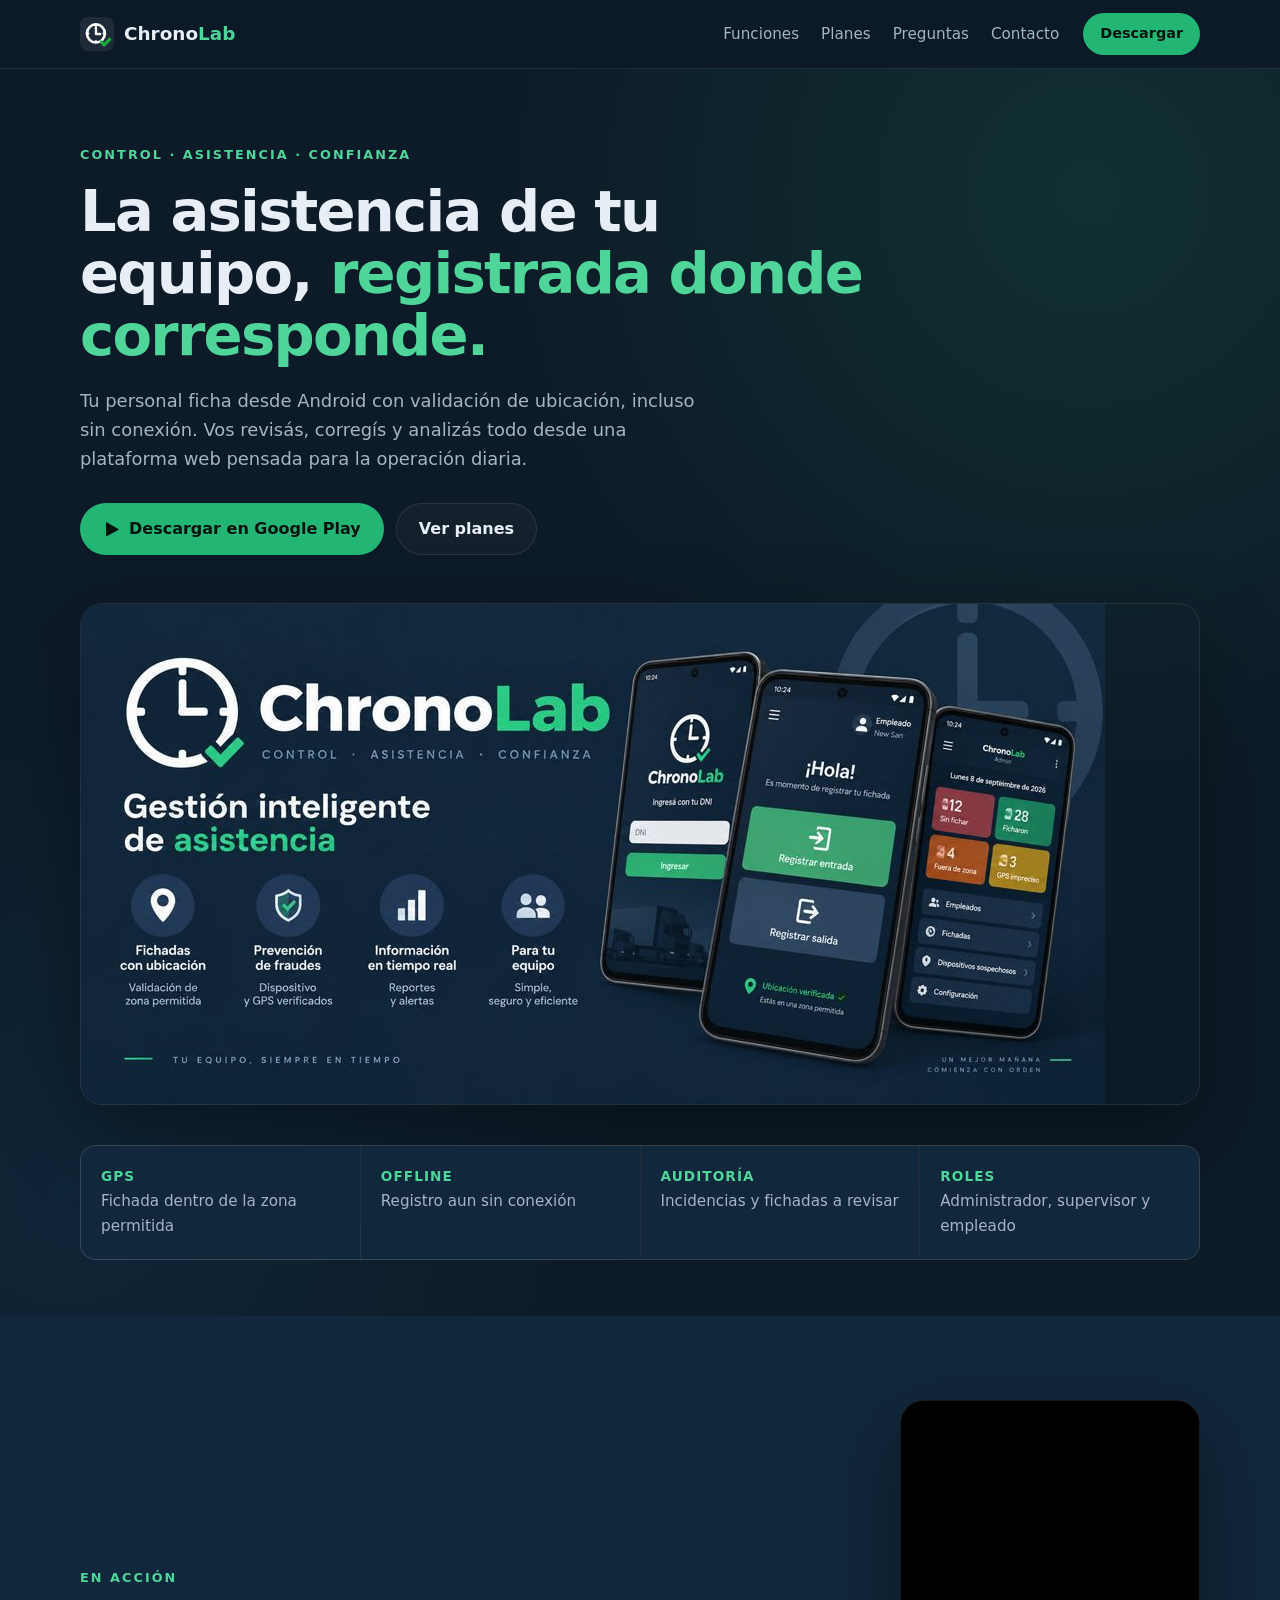
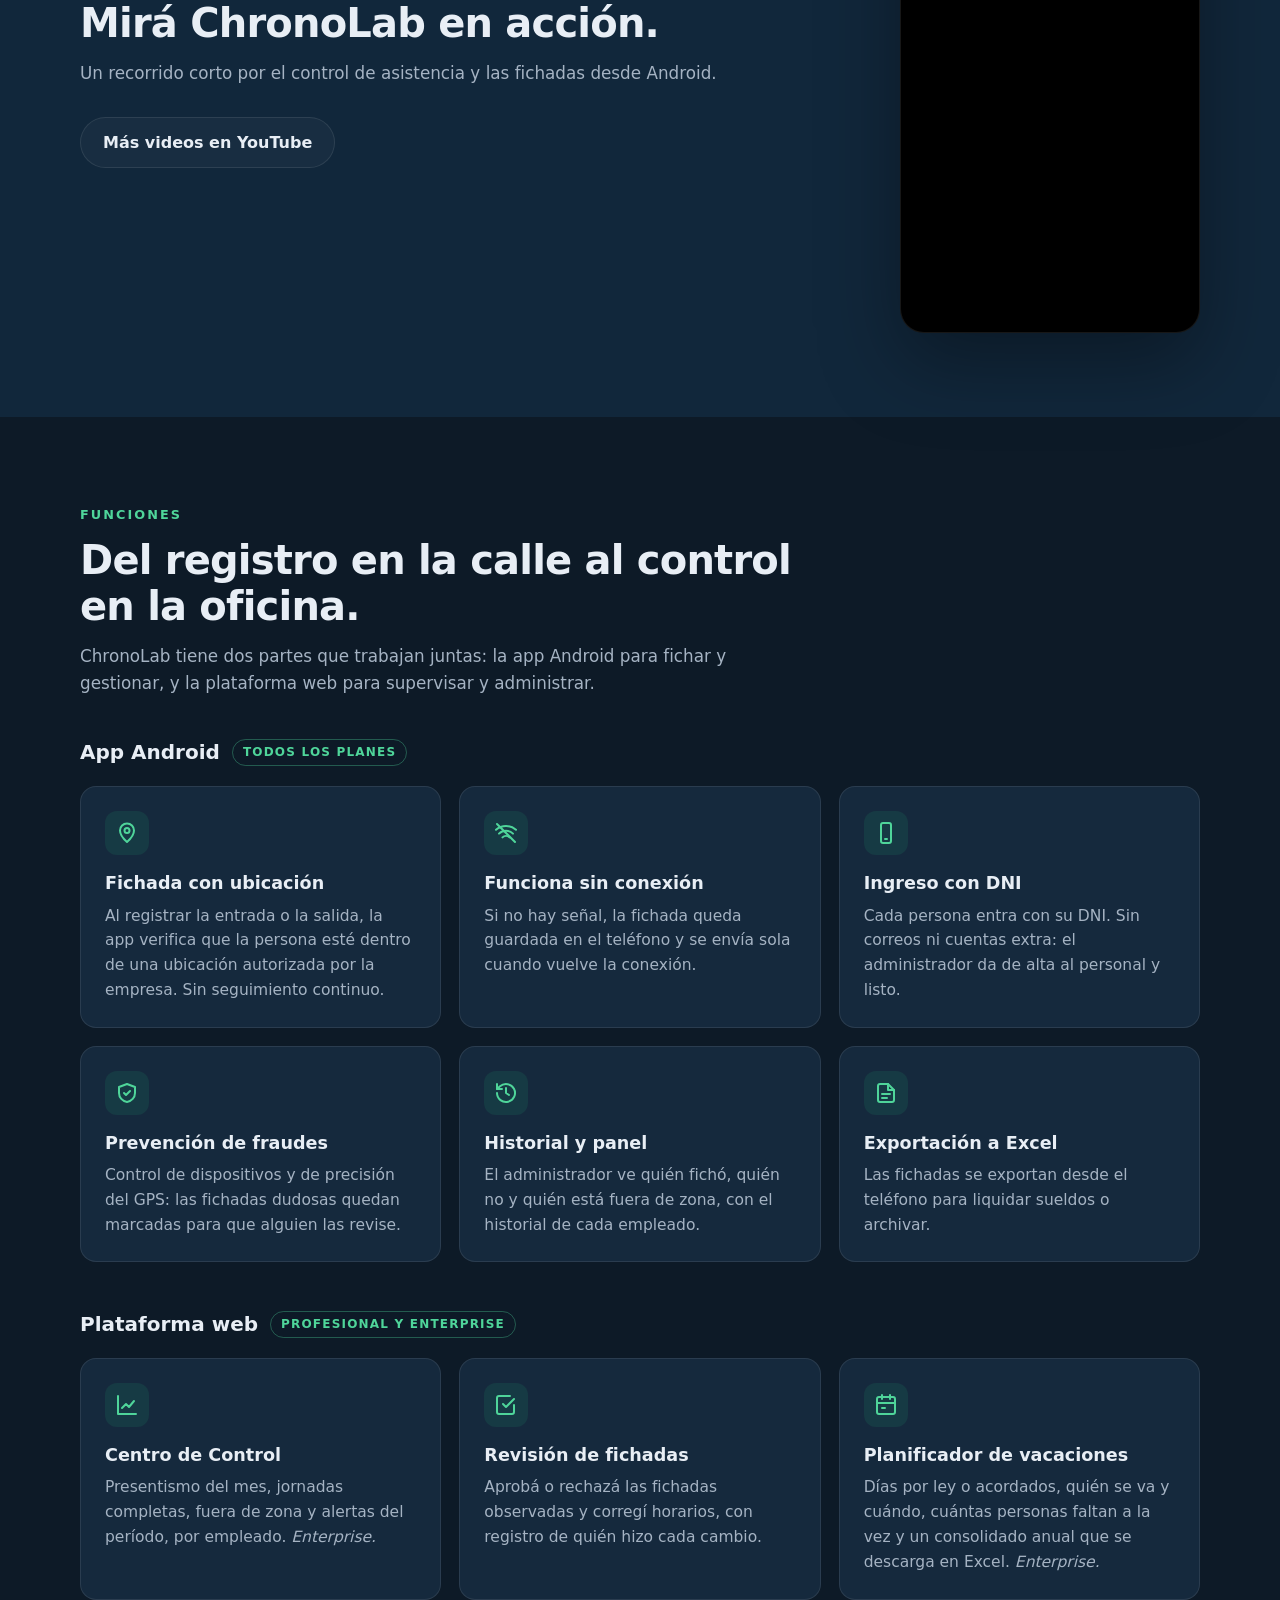
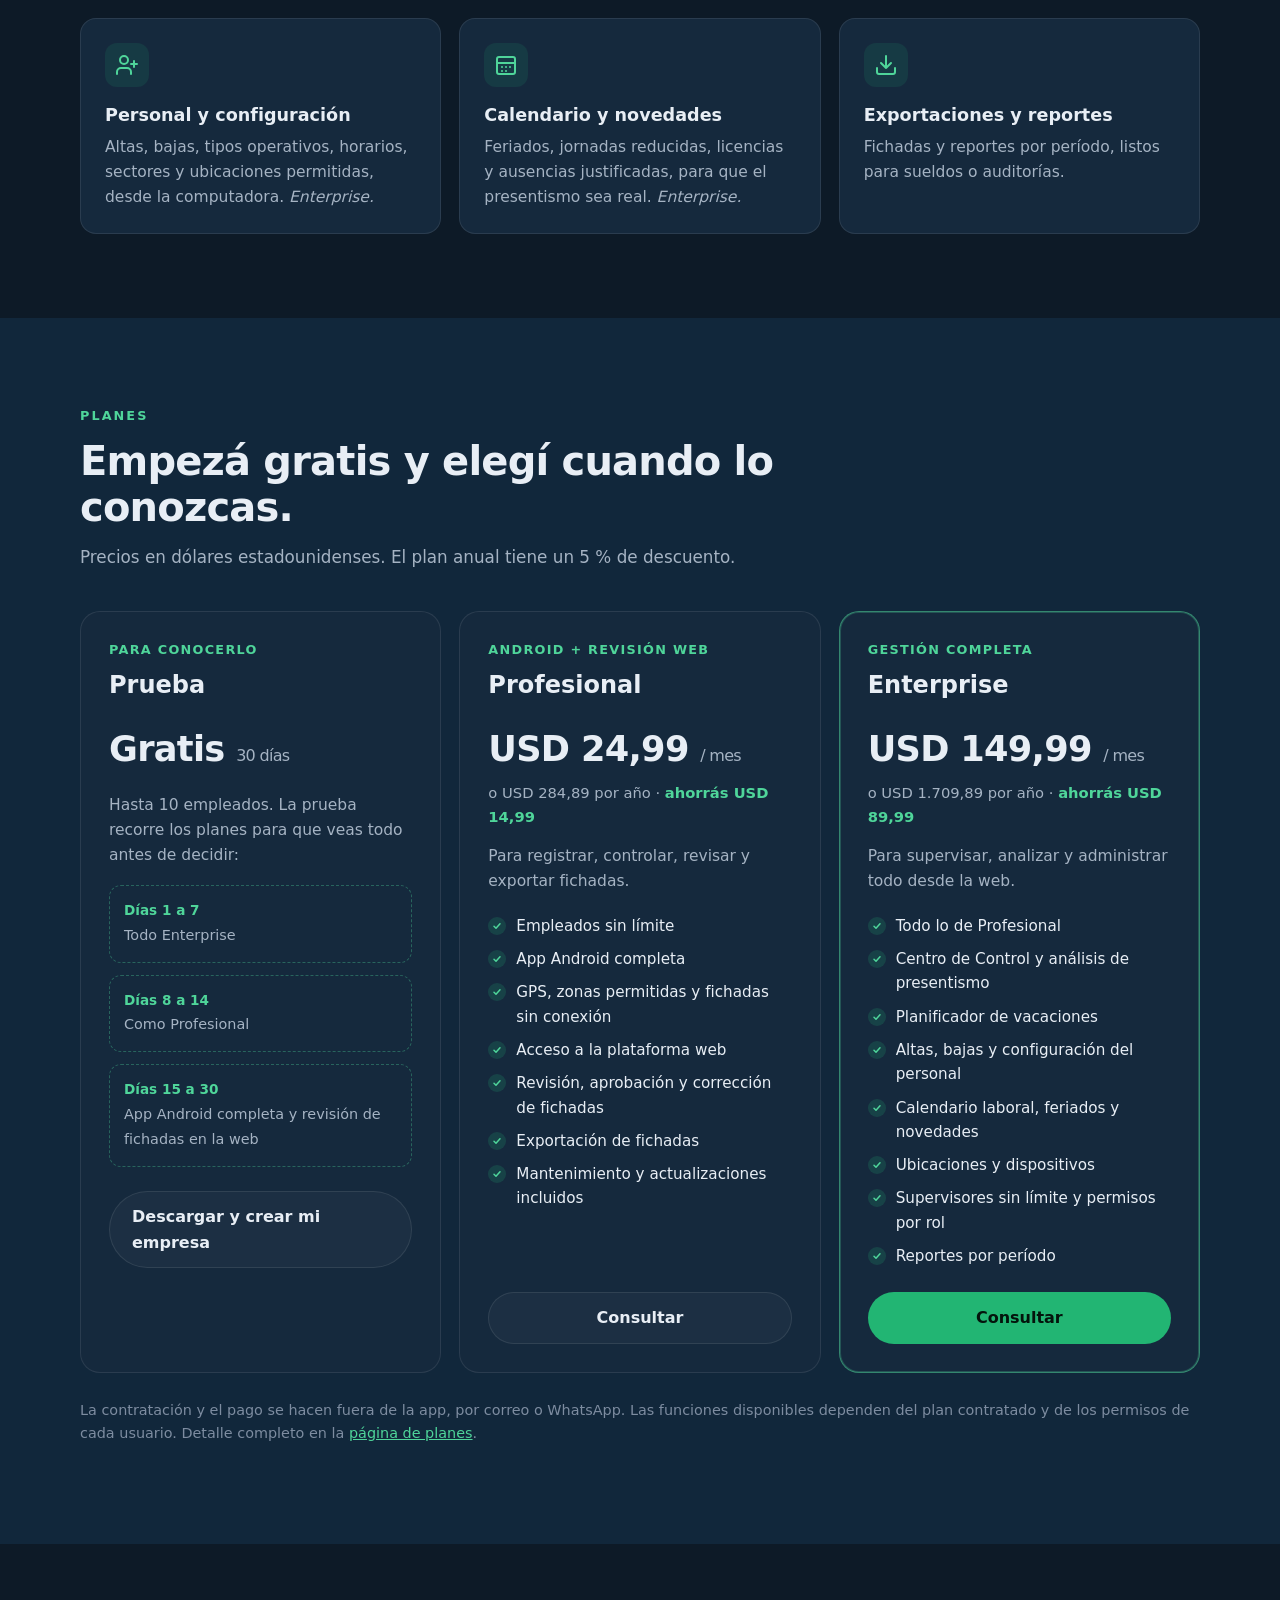
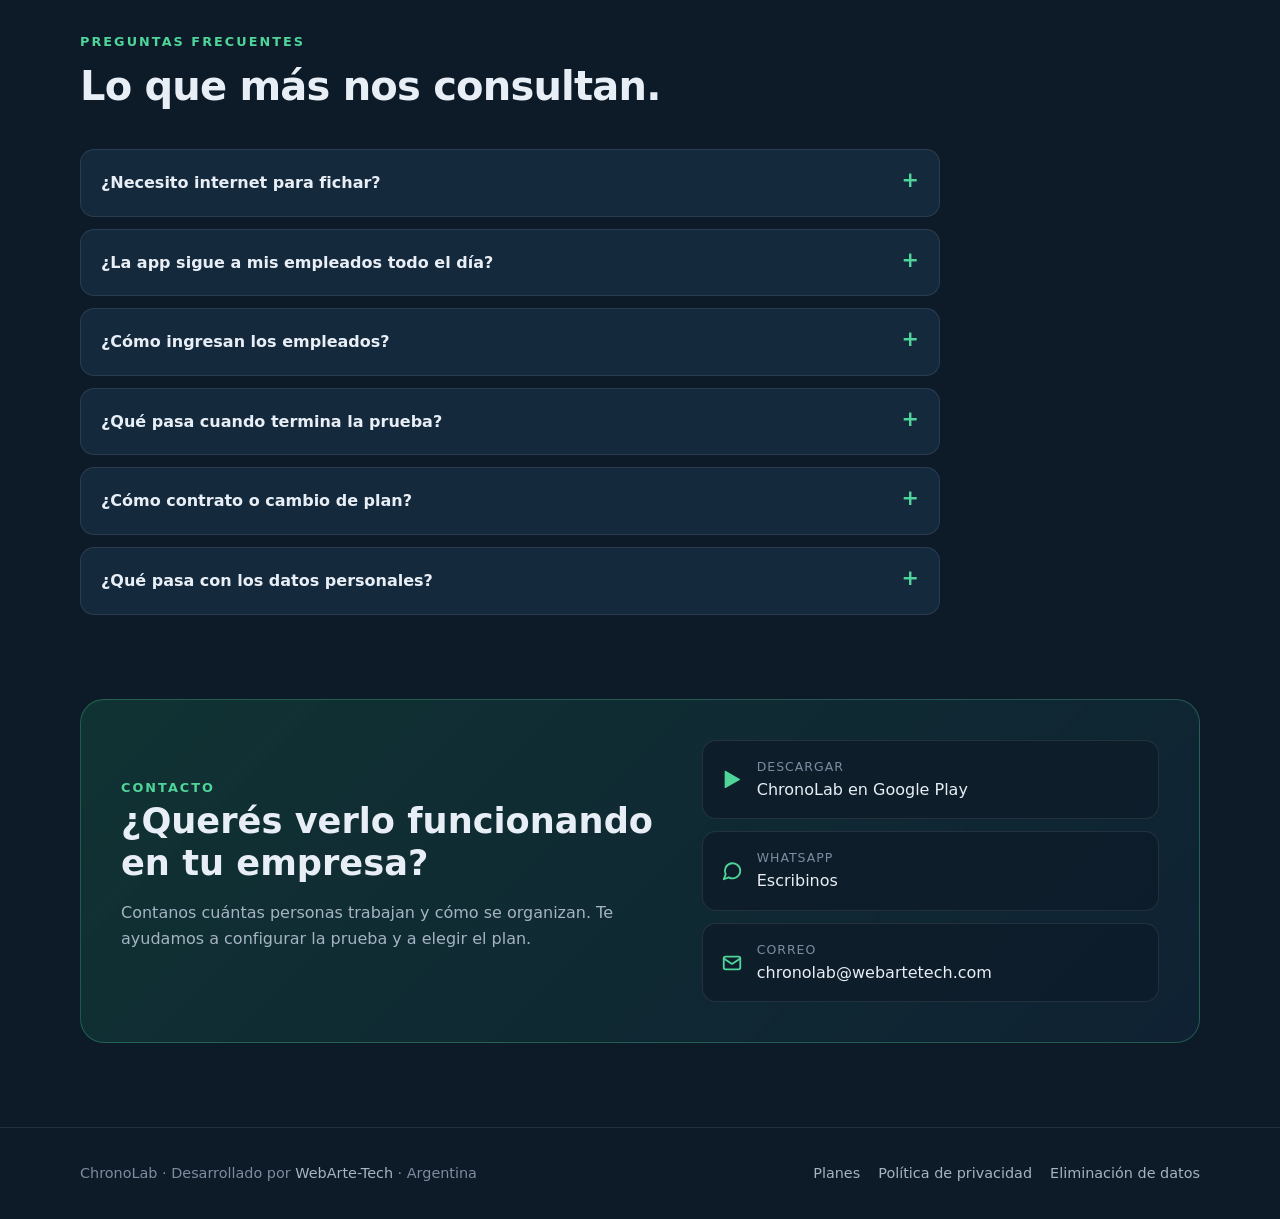
<file: index.html>
<!DOCTYPE html>
<html lang="es">
<head>
  <meta charset="UTF-8">
  <meta name="viewport" content="width=device-width, initial-scale=1.0">
  <title>ChronoLab | Control de asistencia con ubicación verificada</title>
  <meta name="description" content="ChronoLab registra la asistencia de tu personal desde Android, con validación de ubicación y fichadas sin conexión, y la gestiona desde una plataforma web. Probalo gratis 30 días.">
  <link rel="canonical" href="https://chronolab.webartetech.com/">
  <link rel="icon" type="image/svg+xml" href="logo.svg">
  <meta name="theme-color" content="#0d1a27">

  <meta property="og:type" content="website">
  <meta property="og:locale" content="es_AR">
  <meta property="og:site_name" content="ChronoLab">
  <meta property="og:url" content="https://chronolab.webartetech.com/">
  <meta property="og:title" content="ChronoLab | Control de asistencia con ubicación verificada">
  <meta property="og:description" content="Fichadas desde Android con GPS y sin conexión, y gestión del personal desde la web. Probalo gratis 30 días.">
  <meta property="og:image" content="https://chronolab.webartetech.com/img/og-chronolab.jpg">
  <meta property="og:image:width" content="1200">
  <meta property="og:image:height" content="630">
  <meta name="twitter:card" content="summary_large_image">

  <link rel="stylesheet" href="estilos.css">
</head>
<body>

<header class="barra">
  <div class="contenedor">
    <a class="marca" href="./" aria-label="ChronoLab, inicio">
      <img src="logo.svg" alt="">
      <span>Chrono<b>Lab</b></span>
    </a>
    <nav class="menu" aria-label="Secciones">
      <a href="#funciones">Funciones</a>
      <a href="#planes">Planes</a>
      <a href="#preguntas">Preguntas</a>
      <a href="#contacto">Contacto</a>
    </nav>
    <a class="boton boton-primario boton-chico" href="https://play.google.com/store/apps/details?id=com.chronolab.app" target="_blank" rel="noopener">Descargar</a>
  </div>
</header>

<main>

  <section class="portada">
    <div class="contenedor">
      <span class="etiqueta">Control · Asistencia · Confianza</span>
      <h1>La asistencia de tu equipo, <span>registrada donde corresponde.</span></h1>
      <p class="bajada">
        Tu personal ficha desde Android con validación de ubicación, incluso sin conexión.
        Vos revisás, corregís y analizás todo desde una plataforma web pensada para la operación diaria.
      </p>
      <div class="acciones">
        <a class="boton boton-primario" href="https://play.google.com/store/apps/details?id=com.chronolab.app" target="_blank" rel="noopener">
          <svg viewBox="0 0 24 24" fill="currentColor" aria-hidden="true"><path d="M4 2.8v18.4c0 .5.5.8 1 .6l15.4-8.6c.5-.3.5-1 0-1.3L5 3.1c-.5-.2-1 .1-1 .7z"/></svg>
          Descargar en Google Play
        </a>
        <a class="boton boton-secundario" href="#planes">Ver planes</a>
      </div>

      <div class="portada-imagen">
        <img src="img/chronolab-hero.jpg" width="1024" height="500" alt="ChronoLab en Android: ingreso con DNI, registro de entrada y salida con ubicación verificada, y panel del administrador.">
      </div>

      <div class="franja">
        <div><strong>GPS</strong><span>Fichada dentro de la zona permitida</span></div>
        <div><strong>OFFLINE</strong><span>Registro aun sin conexión</span></div>
        <div><strong>AUDITORÍA</strong><span>Incidencias y fichadas a revisar</span></div>
        <div><strong>ROLES</strong><span>Administrador, supervisor y empleado</span></div>
      </div>
    </div>
  </section>

  <section class="seccion seccion-alterna" id="video">
    <div class="contenedor video">
      <div class="seccion-titulo">
        <span class="etiqueta">En acción</span>
        <h2>Mirá ChronoLab en acción.</h2>
        <p>Un recorrido corto por el control de asistencia y las fichadas desde Android.</p>
        <div class="acciones">
          <a class="boton boton-secundario" href="https://www.youtube.com/@WebArte-Tech" target="_blank" rel="noopener">Más videos en YouTube</a>
        </div>
      </div>
      <div class="video-marco">
        <iframe src="https://www.youtube-nocookie.com/embed/xu3fwZUML08" title="ChronoLab | Control de asistencia y fichajes desde Android" loading="lazy"
          allow="accelerometer; autoplay; clipboard-write; encrypted-media; gyroscope; picture-in-picture; web-share"
          referrerpolicy="strict-origin-when-cross-origin" allowfullscreen></iframe>
      </div>
    </div>
  </section>

  <section class="seccion" id="funciones">
    <div class="contenedor">
      <div class="seccion-titulo">
        <span class="etiqueta">Funciones</span>
        <h2>Del registro en la calle al control en la oficina.</h2>
        <p>ChronoLab tiene dos partes que trabajan juntas: la app Android para fichar y gestionar, y la plataforma web para supervisar y administrar.</p>
      </div>

      <h3 class="subtitulo-grupo">App Android <small>TODOS LOS PLANES</small></h3>
      <div class="rejilla">
        <article class="tarjeta">
          <div class="icono"><svg viewBox="0 0 24 24" fill="none" stroke="currentColor" stroke-width="2" stroke-linecap="round" stroke-linejoin="round"><path d="M12 21s-7-6.2-7-11.5a7 7 0 0 1 14 0C19 14.8 12 21 12 21z"/><circle cx="12" cy="9.5" r="2.5"/></svg></div>
          <h3>Fichada con ubicación</h3>
          <p>Al registrar la entrada o la salida, la app verifica que la persona esté dentro de una ubicación autorizada por la empresa. Sin seguimiento continuo.</p>
        </article>
        <article class="tarjeta">
          <div class="icono"><svg viewBox="0 0 24 24" fill="none" stroke="currentColor" stroke-width="2" stroke-linecap="round" stroke-linejoin="round"><path d="M2 8.8a15 15 0 0 1 20 0M5 12.6a10 10 0 0 1 14 0M8.5 16.4a5 5 0 0 1 7 0"/><path d="M3 3l18 18"/></svg></div>
          <h3>Funciona sin conexión</h3>
          <p>Si no hay señal, la fichada queda guardada en el teléfono y se envía sola cuando vuelve la conexión.</p>
        </article>
        <article class="tarjeta">
          <div class="icono"><svg viewBox="0 0 24 24" fill="none" stroke="currentColor" stroke-width="2" stroke-linecap="round" stroke-linejoin="round"><rect x="7" y="2" width="10" height="20" rx="2"/><path d="M11 18h2"/></svg></div>
          <h3>Ingreso con DNI</h3>
          <p>Cada persona entra con su DNI. Sin correos ni cuentas extra: el administrador da de alta al personal y listo.</p>
        </article>
        <article class="tarjeta">
          <div class="icono"><svg viewBox="0 0 24 24" fill="none" stroke="currentColor" stroke-width="2" stroke-linecap="round" stroke-linejoin="round"><path d="M12 3l8 3v6c0 4.5-3.4 8.3-8 9-4.6-.7-8-4.5-8-9V6l8-3z"/><path d="M9 12l2 2 4-4"/></svg></div>
          <h3>Prevención de fraudes</h3>
          <p>Control de dispositivos y de precisión del GPS: las fichadas dudosas quedan marcadas para que alguien las revise.</p>
        </article>
        <article class="tarjeta">
          <div class="icono"><svg viewBox="0 0 24 24" fill="none" stroke="currentColor" stroke-width="2" stroke-linecap="round" stroke-linejoin="round"><path d="M3 12a9 9 0 1 0 3-6.7L3 8"/><path d="M3 3v5h5M12 7v5l3 2"/></svg></div>
          <h3>Historial y panel</h3>
          <p>El administrador ve quién fichó, quién no y quién está fuera de zona, con el historial de cada empleado.</p>
        </article>
        <article class="tarjeta">
          <div class="icono"><svg viewBox="0 0 24 24" fill="none" stroke="currentColor" stroke-width="2" stroke-linecap="round" stroke-linejoin="round"><path d="M14 3H6a2 2 0 0 0-2 2v14a2 2 0 0 0 2 2h12a2 2 0 0 0 2-2V9z"/><path d="M14 3v6h6M8 13h8M8 17h5"/></svg></div>
          <h3>Exportación a Excel</h3>
          <p>Las fichadas se exportan desde el teléfono para liquidar sueldos o archivar.</p>
        </article>
      </div>

      <h3 class="subtitulo-grupo">Plataforma web <small>PROFESIONAL Y ENTERPRISE</small></h3>
      <div class="rejilla">
        <article class="tarjeta">
          <div class="icono"><svg viewBox="0 0 24 24" fill="none" stroke="currentColor" stroke-width="2" stroke-linecap="round" stroke-linejoin="round"><path d="M3 3v18h18"/><path d="M7 15l4-4 3 3 5-6"/></svg></div>
          <h3>Centro de Control</h3>
          <p>Presentismo del mes, jornadas completas, fuera de zona y alertas del período, por empleado. <em>Enterprise.</em></p>
        </article>
        <article class="tarjeta">
          <div class="icono"><svg viewBox="0 0 24 24" fill="none" stroke="currentColor" stroke-width="2" stroke-linecap="round" stroke-linejoin="round"><path d="M9 11l3 3 8-8"/><path d="M20 12v7a2 2 0 0 1-2 2H5a2 2 0 0 1-2-2V5a2 2 0 0 1 2-2h11"/></svg></div>
          <h3>Revisión de fichadas</h3>
          <p>Aprobá o rechazá las fichadas observadas y corregí horarios, con registro de quién hizo cada cambio.</p>
        </article>
        <article class="tarjeta">
          <div class="icono"><svg viewBox="0 0 24 24" fill="none" stroke="currentColor" stroke-width="2" stroke-linecap="round" stroke-linejoin="round"><rect x="3" y="4" width="18" height="17" rx="2"/><path d="M16 2v4M8 2v4M3 10h18M8 15h3"/></svg></div>
          <h3>Planificador de vacaciones</h3>
          <p>Días por ley o acordados, quién se va y cuándo, cuántas personas faltan a la vez y un consolidado anual que se descarga en Excel. <em>Enterprise.</em></p>
        </article>
        <article class="tarjeta">
          <div class="icono"><svg viewBox="0 0 24 24" fill="none" stroke="currentColor" stroke-width="2" stroke-linecap="round" stroke-linejoin="round"><path d="M16 21v-2a4 4 0 0 0-4-4H6a4 4 0 0 0-4 4v2"/><circle cx="9" cy="7" r="4"/><path d="M19 8v6M22 11h-6"/></svg></div>
          <h3>Personal y configuración</h3>
          <p>Altas, bajas, tipos operativos, horarios, sectores y ubicaciones permitidas, desde la computadora. <em>Enterprise.</em></p>
        </article>
        <article class="tarjeta">
          <div class="icono"><svg viewBox="0 0 24 24" fill="none" stroke="currentColor" stroke-width="2" stroke-linecap="round" stroke-linejoin="round"><rect x="3" y="4" width="18" height="17" rx="2"/><path d="M3 10h18M8 14h.01M12 14h.01M16 14h.01M8 18h.01M12 18h.01"/></svg></div>
          <h3>Calendario y novedades</h3>
          <p>Feriados, jornadas reducidas, licencias y ausencias justificadas, para que el presentismo sea real. <em>Enterprise.</em></p>
        </article>
        <article class="tarjeta">
          <div class="icono"><svg viewBox="0 0 24 24" fill="none" stroke="currentColor" stroke-width="2" stroke-linecap="round" stroke-linejoin="round"><path d="M21 15v4a2 2 0 0 1-2 2H5a2 2 0 0 1-2-2v-4"/><path d="M7 10l5 5 5-5M12 15V3"/></svg></div>
          <h3>Exportaciones y reportes</h3>
          <p>Fichadas y reportes por período, listos para sueldos o auditorías.</p>
        </article>
      </div>
    </div>
  </section>

  <section class="seccion seccion-alterna" id="planes">
    <div class="contenedor">
      <div class="seccion-titulo">
        <span class="etiqueta">Planes</span>
        <h2>Empezá gratis y elegí cuando lo conozcas.</h2>
        <p>Precios en dólares estadounidenses. El plan anual tiene un 5 % de descuento.</p>
      </div>

      <div class="planes">
        <article class="plan">
          <span class="tipo">Para conocerlo</span>
          <h3>Prueba</h3>
          <p class="precio">Gratis <small>30 días</small></p>
          <p class="para">Hasta 10 empleados. La prueba recorre los planes para que veas todo antes de decidir:</p>
          <div class="etapas" style="grid-template-columns: 1fr;">
            <div class="etapa"><b>Días 1 a 7</b><span>Todo Enterprise</span></div>
            <div class="etapa"><b>Días 8 a 14</b><span>Como Profesional</span></div>
            <div class="etapa"><b>Días 15 a 30</b><span>App Android completa y revisión de fichadas en la web</span></div>
          </div>
          <a class="boton boton-secundario" style="margin-top: 24px;" href="https://play.google.com/store/apps/details?id=com.chronolab.app" target="_blank" rel="noopener">Descargar y crear mi empresa</a>
        </article>

        <article class="plan">
          <span class="tipo">Android + revisión web</span>
          <h3>Profesional</h3>
          <p class="precio">USD 24,99 <small>/ mes</small></p>
          <p class="anual">o USD 284,89 por año · <b>ahorrás USD 14,99</b></p>
          <p class="para">Para registrar, controlar, revisar y exportar fichadas.</p>
          <ul class="lista">
            <li>Empleados sin límite</li>
            <li>App Android completa</li>
            <li>GPS, zonas permitidas y fichadas sin conexión</li>
            <li>Acceso a la plataforma web</li>
            <li>Revisión, aprobación y corrección de fichadas</li>
            <li>Exportación de fichadas</li>
            <li>Mantenimiento y actualizaciones incluidos</li>
          </ul>
          <a class="boton boton-secundario" href="mailto:chronolab@webartetech.com?subject=Consulta%20ChronoLab%20-%20Plan%20Profesional">Consultar</a>
        </article>

        <article class="plan plan-destacado">
          <span class="tipo">Gestión completa</span>
          <h3>Enterprise</h3>
          <p class="precio">USD 149,99 <small>/ mes</small></p>
          <p class="anual">o USD 1.709,89 por año · <b>ahorrás USD 89,99</b></p>
          <p class="para">Para supervisar, analizar y administrar todo desde la web.</p>
          <ul class="lista">
            <li>Todo lo de Profesional</li>
            <li>Centro de Control y análisis de presentismo</li>
            <li>Planificador de vacaciones</li>
            <li>Altas, bajas y configuración del personal</li>
            <li>Calendario laboral, feriados y novedades</li>
            <li>Ubicaciones y dispositivos</li>
            <li>Supervisores sin límite y permisos por rol</li>
            <li>Reportes por período</li>
          </ul>
          <a class="boton boton-primario" href="mailto:chronolab@webartetech.com?subject=Consulta%20ChronoLab%20-%20Plan%20Enterprise">Consultar</a>
        </article>
      </div>

      <p class="nota">
        La contratación y el pago se hacen fuera de la app, por correo o WhatsApp. Las funciones disponibles dependen
        del plan contratado y de los permisos de cada usuario. Detalle completo en la <a href="planes.html">página de planes</a>.
      </p>
    </div>
  </section>

  <section class="seccion" id="preguntas">
    <div class="contenedor">
      <div class="seccion-titulo">
        <span class="etiqueta">Preguntas frecuentes</span>
        <h2>Lo que más nos consultan.</h2>
      </div>

      <div class="preguntas">
        <details>
          <summary>¿Necesito internet para fichar?</summary>
          <p>No. Si el teléfono no tiene conexión, la fichada se guarda y se envía sola cuando vuelve la señal.</p>
        </details>
        <details>
          <summary>¿La app sigue a mis empleados todo el día?</summary>
          <p>No. La ubicación se toma una sola vez, en el momento en que la persona registra la entrada o la salida, para verificar que esté dentro de una ubicación autorizada por la empresa. No hay seguimiento continuo ni en segundo plano.</p>
        </details>
        <details>
          <summary>¿Cómo ingresan los empleados?</summary>
          <p>Con su DNI. El administrador los da de alta desde la app (o desde la web, en Enterprise) y cada persona ficha desde su propio teléfono Android.</p>
        </details>
        <details>
          <summary>¿Qué pasa cuando termina la prueba?</summary>
          <p>La información de tu empresa no se borra al vencer la prueba. Para seguir usando ChronoLab, contratás un plan y continuás donde estabas.</p>
        </details>
        <details>
          <summary>¿Cómo contrato o cambio de plan?</summary>
          <p>Escribinos por correo o WhatsApp. La contratación y el pago se hacen fuera de la app, y el cambio de plan lo aplicamos nosotros.</p>
        </details>
        <details>
          <summary>¿Qué pasa con los datos personales?</summary>
          <p>Cada empresa ve solo su propia información. Podés leer la <a href="privacidad.html">política de privacidad</a> y cómo <a href="eliminacion-datos.html">solicitar la eliminación de datos</a>.</p>
        </details>
      </div>
    </div>
  </section>

  <section class="seccion" id="contacto" style="padding-top: 0;">
    <div class="contenedor">
      <div class="contacto">
        <div>
          <span class="etiqueta">Contacto</span>
          <h2>¿Querés verlo funcionando en tu empresa?</h2>
          <p>Contanos cuántas personas trabajan y cómo se organizan. Te ayudamos a configurar la prueba y a elegir el plan.</p>
        </div>
        <div class="canales">
          <a class="canal" href="https://play.google.com/store/apps/details?id=com.chronolab.app" target="_blank" rel="noopener">
            <svg viewBox="0 0 24 24" fill="currentColor" aria-hidden="true"><path d="M4 2.8v18.4c0 .5.5.8 1 .6l15.4-8.6c.5-.3.5-1 0-1.3L5 3.1c-.5-.2-1 .1-1 .7z"/></svg>
            <span><small>Descargar</small>ChronoLab en Google Play</span>
          </a>
          <a class="canal" href="https://wa.me/5491138512705?text=Hola%20WebArte-Tech%2C%20quisiera%20consultar%20por%20ChronoLab." target="_blank" rel="noopener">
            <svg viewBox="0 0 24 24" fill="none" stroke="currentColor" stroke-width="2" stroke-linecap="round" stroke-linejoin="round" aria-hidden="true"><path d="M21 11.5a8.4 8.4 0 0 1-12.5 7.4L3 21l2.1-5.3A8.4 8.4 0 1 1 21 11.5z"/></svg>
            <span><small>WhatsApp</small>Escribinos</span>
          </a>
          <a class="canal" href="mailto:chronolab@webartetech.com?subject=Consulta%20ChronoLab">
            <svg viewBox="0 0 24 24" fill="none" stroke="currentColor" stroke-width="2" stroke-linecap="round" stroke-linejoin="round" aria-hidden="true"><rect x="3" y="5" width="18" height="14" rx="2"/><path d="M3 7l9 6 9-6"/></svg>
            <span><small>Correo</small>chronolab@webartetech.com</span>
          </a>
        </div>
      </div>
    </div>
  </section>

</main>

<footer class="pie">
  <div class="contenedor">
    <span>ChronoLab · Desarrollado por <a href="https://webartetech.com/">WebArte-Tech</a> · Argentina</span>
    <nav aria-label="Legales">
      <a href="planes.html">Planes</a>
      <a href="privacidad.html">Política de privacidad</a>
      <a href="eliminacion-datos.html">Eliminación de datos</a>
    </nav>
  </div>
</footer>

</body>
</html>
</file>
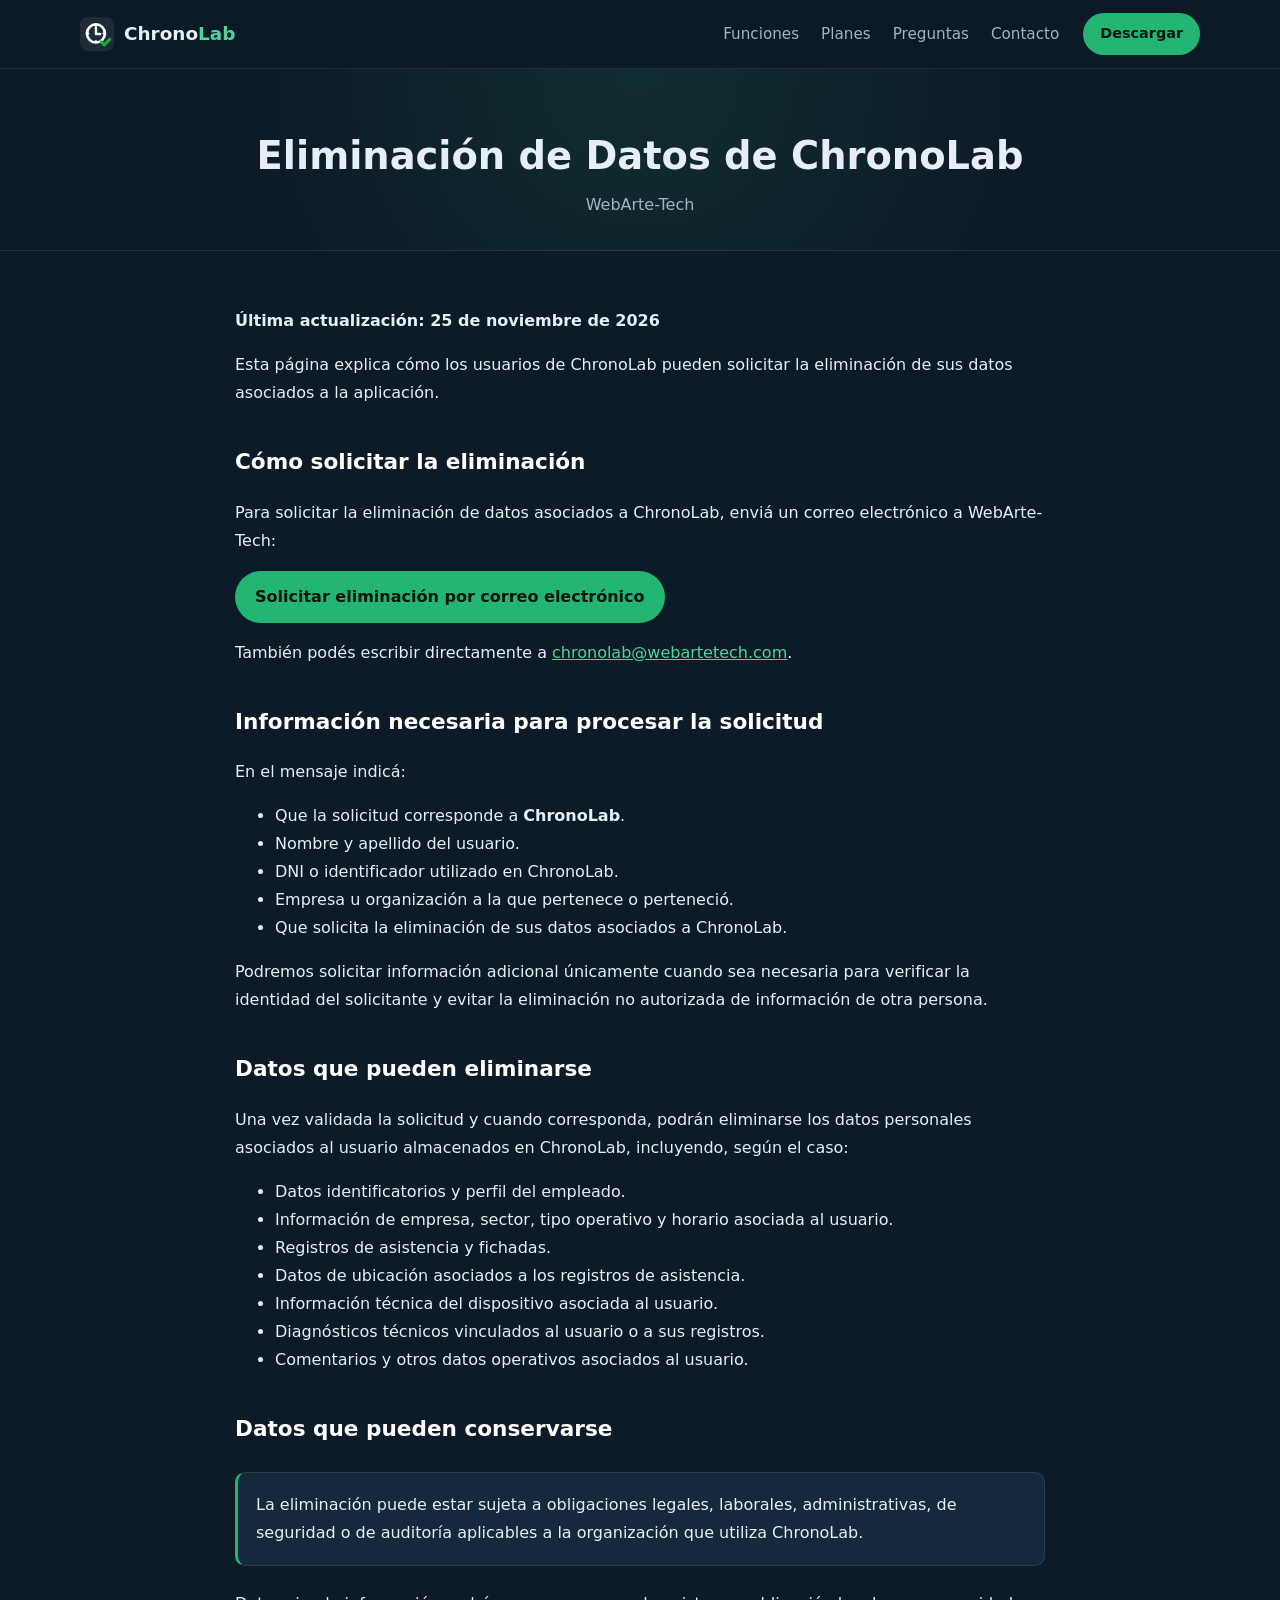
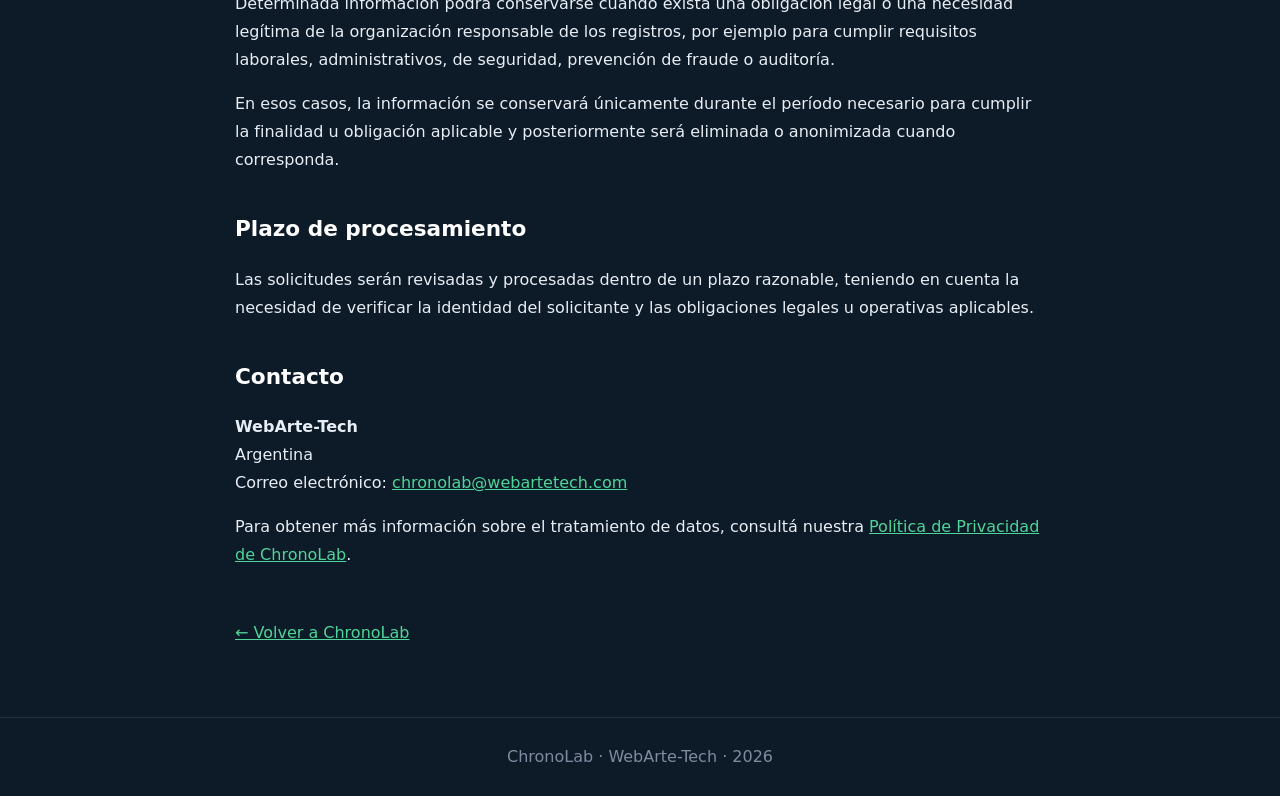
<file: eliminacion-datos.html>
<!DOCTYPE html>
<html lang="es">
<head>
  <meta charset="UTF-8">
  <meta name="viewport" content="width=device-width, initial-scale=1.0">
  <meta name="description" content="Procedimiento para solicitar la eliminación de datos de ChronoLab.">
  <title>Eliminación de Datos | ChronoLab</title>
  <link rel="icon" type="image/svg+xml" href="logo.svg">
  <link rel="stylesheet" href="estilos.css">
</head>

<body class="legal">

<header class="barra">
  <div class="contenedor">
    <a class="marca" href="./" aria-label="ChronoLab, inicio">
      <img src="logo.svg" alt="">
      <span>Chrono<b>Lab</b></span>
    </a>
    <nav class="menu" aria-label="Secciones">
      <a href="./#funciones">Funciones</a>
      <a href="planes.html">Planes</a>
      <a href="./#preguntas">Preguntas</a>
      <a href="./#contacto">Contacto</a>
    </nav>
    <a class="boton boton-primario boton-chico" href="https://play.google.com/store/apps/details?id=com.chronolab.app" target="_blank" rel="noopener">Descargar</a>
  </div>
</header>

<header>
  <h1>Eliminación de Datos de ChronoLab</h1>
  <p>WebArte-Tech</p>
</header>

<main>

  <p><strong>Última actualización: 25 de noviembre de 2026</strong></p>

  <p>
    Esta página explica cómo los usuarios de ChronoLab pueden solicitar
    la eliminación de sus datos asociados a la aplicación.
  </p>

  <h2>Cómo solicitar la eliminación</h2>

  <p>
    Para solicitar la eliminación de datos asociados a ChronoLab, enviá
    un correo electrónico a WebArte-Tech:
  </p>

  <a class="button"
     href="mailto:chronolab@webartetech.com?subject=Solicitud%20de%20eliminaci%C3%B3n%20de%20datos%20-%20ChronoLab">
    Solicitar eliminación por correo electrónico
  </a>

  <p>
    También podés escribir directamente a
    <a href="mailto:chronolab@webartetech.com">chronolab@webartetech.com</a>.
  </p>

  <h2>Información necesaria para procesar la solicitud</h2>

  <p>
    En el mensaje indicá:
  </p>

  <ul>
    <li>Que la solicitud corresponde a <strong>ChronoLab</strong>.</li>
    <li>Nombre y apellido del usuario.</li>
    <li>DNI o identificador utilizado en ChronoLab.</li>
    <li>Empresa u organización a la que pertenece o perteneció.</li>
    <li>Que solicita la eliminación de sus datos asociados a ChronoLab.</li>
  </ul>

  <p>
    Podremos solicitar información adicional únicamente cuando sea
    necesaria para verificar la identidad del solicitante y evitar la
    eliminación no autorizada de información de otra persona.
  </p>

  <h2>Datos que pueden eliminarse</h2>

  <p>
    Una vez validada la solicitud y cuando corresponda, podrán eliminarse
    los datos personales asociados al usuario almacenados en ChronoLab,
    incluyendo, según el caso:
  </p>

  <ul>
    <li>Datos identificatorios y perfil del empleado.</li>
    <li>Información de empresa, sector, tipo operativo y horario asociada al usuario.</li>
    <li>Registros de asistencia y fichadas.</li>
    <li>Datos de ubicación asociados a los registros de asistencia.</li>
    <li>Información técnica del dispositivo asociada al usuario.</li>
    <li>Diagnósticos técnicos vinculados al usuario o a sus registros.</li>
    <li>Comentarios y otros datos operativos asociados al usuario.</li>
  </ul>

  <h2>Datos que pueden conservarse</h2>

  <div class="notice">
    La eliminación puede estar sujeta a obligaciones legales, laborales,
    administrativas, de seguridad o de auditoría aplicables a la
    organización que utiliza ChronoLab.
  </div>

  <p>
    Determinada información podrá conservarse cuando exista una obligación
    legal o una necesidad legítima de la organización responsable de los
    registros, por ejemplo para cumplir requisitos laborales,
    administrativos, de seguridad, prevención de fraude o auditoría.
  </p>

  <p>
    En esos casos, la información se conservará únicamente durante el
    período necesario para cumplir la finalidad u obligación aplicable y
    posteriormente será eliminada o anonimizada cuando corresponda.
  </p>

  <h2>Plazo de procesamiento</h2>

  <p>
    Las solicitudes serán revisadas y procesadas dentro de un plazo
    razonable, teniendo en cuenta la necesidad de verificar la identidad
    del solicitante y las obligaciones legales u operativas aplicables.
  </p>

  <h2>Contacto</h2>

  <p>
    <strong>WebArte-Tech</strong><br>
    Argentina<br>
    Correo electrónico:
    <a href="mailto:chronolab@webartetech.com">chronolab@webartetech.com</a>
  </p>

  <p>
    Para obtener más información sobre el tratamiento de datos, consultá
    nuestra
    <a href="privacidad.html">Política de Privacidad de ChronoLab</a>.
  </p>

  <a class="back" href="index.html">← Volver a ChronoLab</a>

</main>

<footer>
  ChronoLab · WebArte-Tech · 2026
</footer>

</body>
</html>
</file>
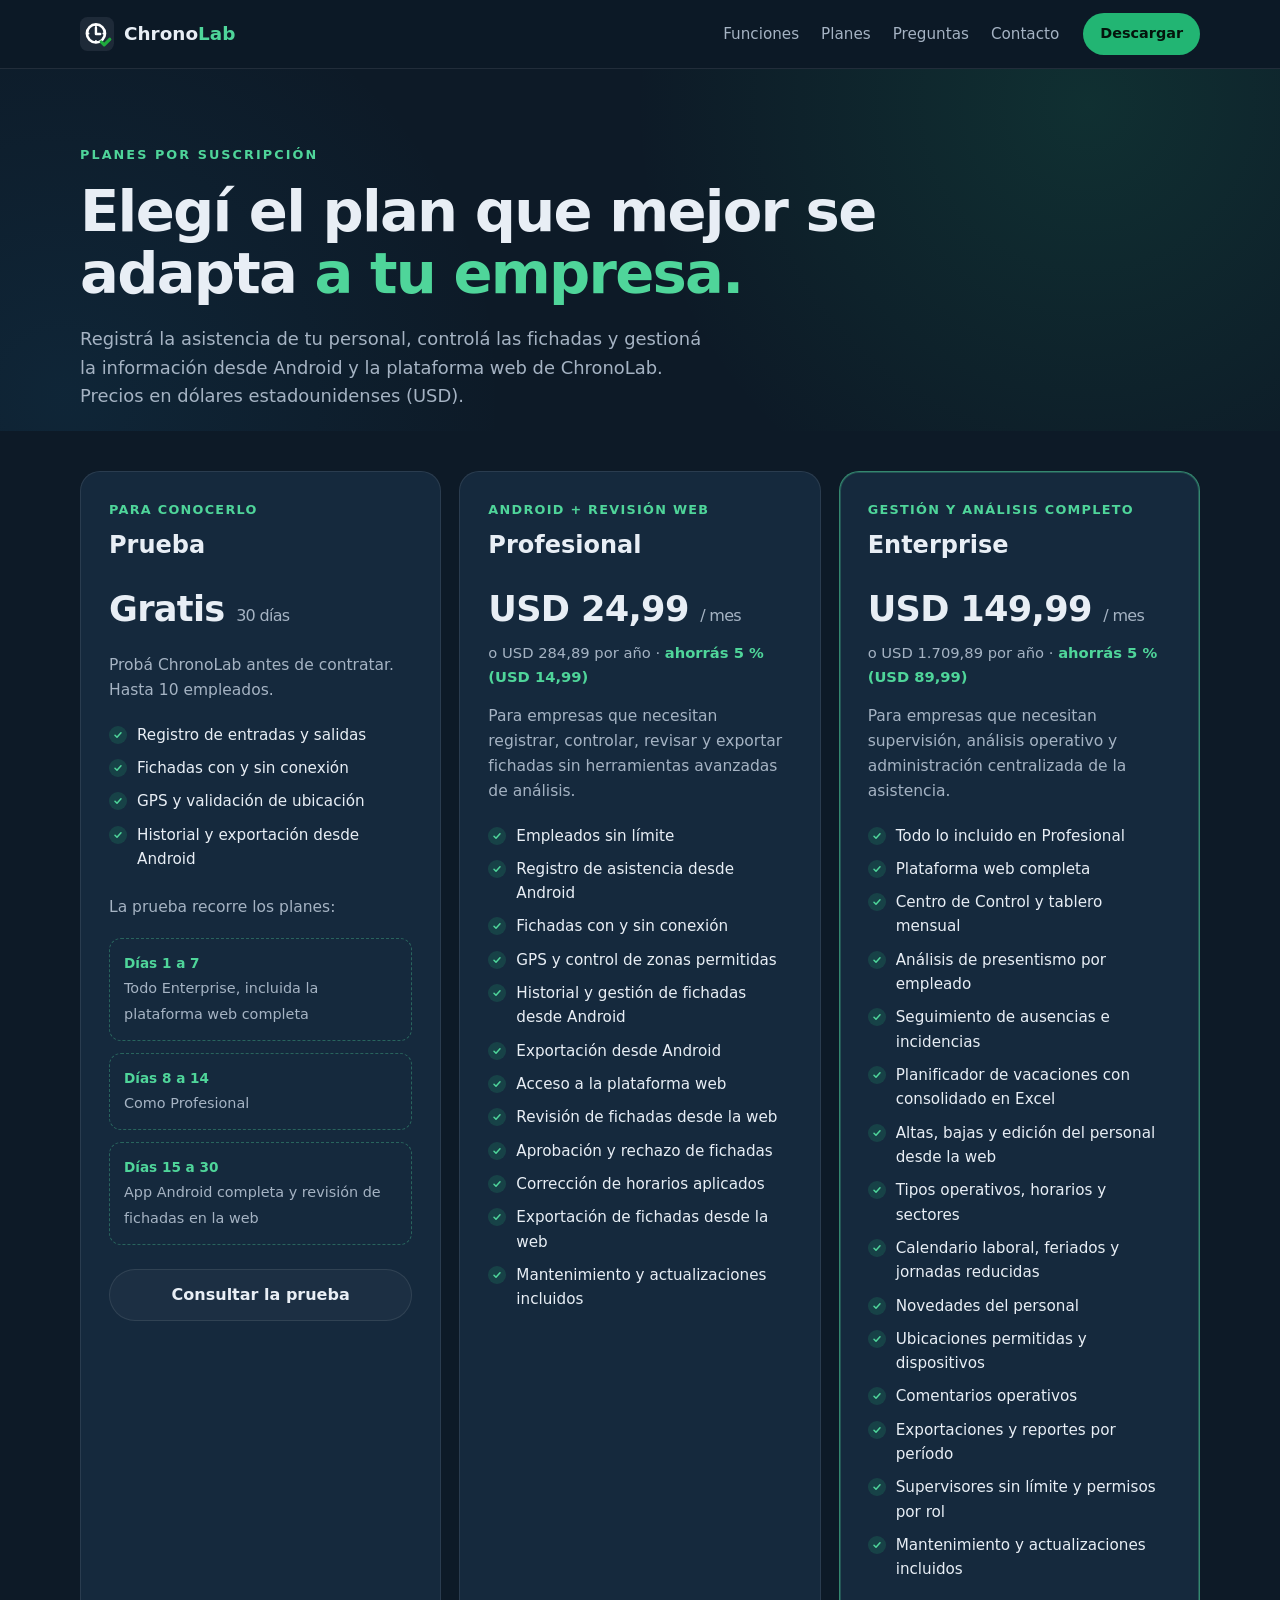
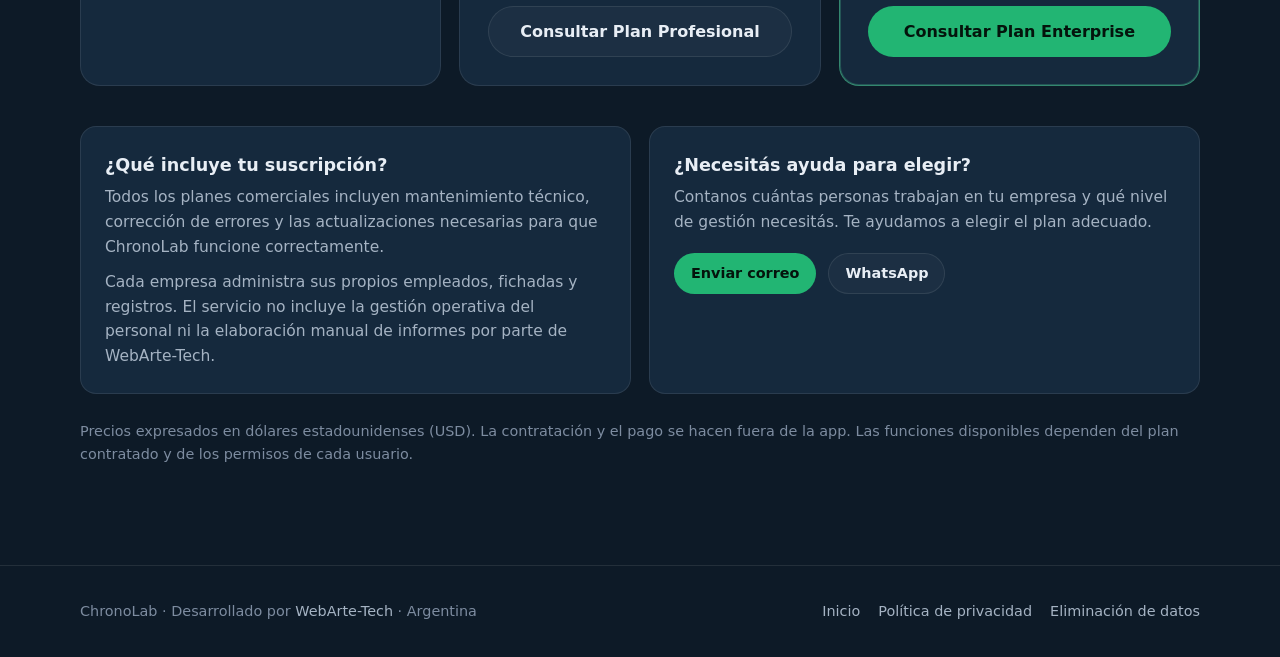
<file: planes.html>
<!DOCTYPE html>
<html lang="es">
<head>
  <meta charset="UTF-8">
  <meta name="viewport" content="width=device-width, initial-scale=1.0">
  <title>Planes | ChronoLab</title>
  <meta name="description" content="Planes de ChronoLab: prueba gratuita de 30 días, Profesional y Enterprise. Precios en USD, mensuales o anuales.">
  <link rel="canonical" href="https://chronolab.webartetech.com/planes.html">
  <link rel="icon" type="image/svg+xml" href="logo.svg">
  <meta name="theme-color" content="#0d1a27">
  <meta property="og:type" content="website">
  <meta property="og:site_name" content="ChronoLab">
  <meta property="og:title" content="Planes | ChronoLab">
  <meta property="og:description" content="Prueba gratuita de 30 días, Profesional y Enterprise.">
  <meta property="og:image" content="https://chronolab.webartetech.com/img/og-chronolab.jpg">
  <link rel="stylesheet" href="estilos.css">
</head>
<body>

<header class="barra">
  <div class="contenedor">
    <a class="marca" href="./" aria-label="ChronoLab, inicio">
      <img src="logo.svg" alt="">
      <span>Chrono<b>Lab</b></span>
    </a>
    <nav class="menu" aria-label="Secciones">
      <a href="./#funciones">Funciones</a>
      <a href="planes.html">Planes</a>
      <a href="./#preguntas">Preguntas</a>
      <a href="./#contacto">Contacto</a>
    </nav>
    <a class="boton boton-primario boton-chico" href="https://play.google.com/store/apps/details?id=com.chronolab.app" target="_blank" rel="noopener">Descargar</a>
  </div>
</header>

<main>
  <section class="portada" style="padding-bottom: 20px;">
    <div class="contenedor">
      <span class="etiqueta">Planes por suscripción</span>
      <h1>Elegí el plan que mejor se adapta <span>a tu empresa.</span></h1>
      <p class="bajada">
        Registrá la asistencia de tu personal, controlá las fichadas y gestioná la información
        desde Android y la plataforma web de ChronoLab. Precios en dólares estadounidenses (USD).
      </p>
    </div>
  </section>

  <section class="seccion" style="padding-top: 40px;">
    <div class="contenedor">
      <div class="planes">

        <article class="plan">
          <span class="tipo">Para conocerlo</span>
          <h3>Prueba</h3>
          <p class="precio">Gratis <small>30 días</small></p>
          <p class="para">Probá ChronoLab antes de contratar. Hasta 10 empleados.</p>
          <ul class="lista">
            <li>Registro de entradas y salidas</li>
            <li>Fichadas con y sin conexión</li>
            <li>GPS y validación de ubicación</li>
            <li>Historial y exportación desde Android</li>
          </ul>
          <p class="para" style="margin-top: 0;">La prueba recorre los planes:</p>
          <div class="etapas" style="grid-template-columns: 1fr;">
            <div class="etapa"><b>Días 1 a 7</b><span>Todo Enterprise, incluida la plataforma web completa</span></div>
            <div class="etapa"><b>Días 8 a 14</b><span>Como Profesional</span></div>
            <div class="etapa"><b>Días 15 a 30</b><span>App Android completa y revisión de fichadas en la web</span></div>
          </div>
          <a class="boton boton-secundario" style="margin-top: 24px;" href="mailto:chronolab@webartetech.com?subject=Consulta%20ChronoLab%20-%20Prueba">Consultar la prueba</a>
        </article>

        <article class="plan">
          <span class="tipo">Android + revisión web</span>
          <h3>Profesional</h3>
          <p class="precio">USD 24,99 <small>/ mes</small></p>
          <p class="anual">o USD 284,89 por año · <b>ahorrás 5 % (USD 14,99)</b></p>
          <p class="para">Para empresas que necesitan registrar, controlar, revisar y exportar fichadas sin herramientas avanzadas de análisis.</p>
          <ul class="lista">
            <li>Empleados sin límite</li>
            <li>Registro de asistencia desde Android</li>
            <li>Fichadas con y sin conexión</li>
            <li>GPS y control de zonas permitidas</li>
            <li>Historial y gestión de fichadas desde Android</li>
            <li>Exportación desde Android</li>
            <li>Acceso a la plataforma web</li>
            <li>Revisión de fichadas desde la web</li>
            <li>Aprobación y rechazo de fichadas</li>
            <li>Corrección de horarios aplicados</li>
            <li>Exportación de fichadas desde la web</li>
            <li>Mantenimiento y actualizaciones incluidos</li>
          </ul>
          <a class="boton boton-secundario" href="mailto:chronolab@webartetech.com?subject=Consulta%20ChronoLab%20-%20Plan%20Profesional">Consultar Plan Profesional</a>
        </article>

        <article class="plan plan-destacado">
          <span class="tipo">Gestión y análisis completo</span>
          <h3>Enterprise</h3>
          <p class="precio">USD 149,99 <small>/ mes</small></p>
          <p class="anual">o USD 1.709,89 por año · <b>ahorrás 5 % (USD 89,99)</b></p>
          <p class="para">Para empresas que necesitan supervisión, análisis operativo y administración centralizada de la asistencia.</p>
          <ul class="lista">
            <li>Todo lo incluido en Profesional</li>
            <li>Plataforma web completa</li>
            <li>Centro de Control y tablero mensual</li>
            <li>Análisis de presentismo por empleado</li>
            <li>Seguimiento de ausencias e incidencias</li>
            <li>Planificador de vacaciones con consolidado en Excel</li>
            <li>Altas, bajas y edición del personal desde la web</li>
            <li>Tipos operativos, horarios y sectores</li>
            <li>Calendario laboral, feriados y jornadas reducidas</li>
            <li>Novedades del personal</li>
            <li>Ubicaciones permitidas y dispositivos</li>
            <li>Comentarios operativos</li>
            <li>Exportaciones y reportes por período</li>
            <li>Supervisores sin límite y permisos por rol</li>
            <li>Mantenimiento y actualizaciones incluidos</li>
          </ul>
          <a class="boton boton-primario" href="mailto:chronolab@webartetech.com?subject=Consulta%20ChronoLab%20-%20Plan%20Enterprise">Consultar Plan Enterprise</a>
        </article>

      </div>

      <div class="rejilla rejilla-2" style="margin-top: 40px;">
        <article class="tarjeta">
          <h3 style="margin-top: 0;">¿Qué incluye tu suscripción?</h3>
          <p>Todos los planes comerciales incluyen mantenimiento técnico, corrección de errores y las actualizaciones necesarias para que ChronoLab funcione correctamente.</p>
          <p style="margin-top: 10px;">Cada empresa administra sus propios empleados, fichadas y registros. El servicio no incluye la gestión operativa del personal ni la elaboración manual de informes por parte de WebArte-Tech.</p>
        </article>
        <article class="tarjeta">
          <h3 style="margin-top: 0;">¿Necesitás ayuda para elegir?</h3>
          <p>Contanos cuántas personas trabajan en tu empresa y qué nivel de gestión necesitás. Te ayudamos a elegir el plan adecuado.</p>
          <div class="acciones" style="margin-top: 18px;">
            <a class="boton boton-primario boton-chico" href="mailto:chronolab@webartetech.com?subject=Consulta%20comercial%20ChronoLab">Enviar correo</a>
            <a class="boton boton-secundario boton-chico" href="https://wa.me/5491138512705?text=Hola%20WebArte-Tech%2C%20quisiera%20consultar%20por%20los%20planes%20de%20ChronoLab." target="_blank" rel="noopener">WhatsApp</a>
          </div>
        </article>
      </div>

      <p class="nota">
        Precios expresados en dólares estadounidenses (USD). La contratación y el pago se hacen fuera de la app.
        Las funciones disponibles dependen del plan contratado y de los permisos de cada usuario.
      </p>
    </div>
  </section>
</main>

<footer class="pie">
  <div class="contenedor">
    <span>ChronoLab · Desarrollado por <a href="https://webartetech.com/">WebArte-Tech</a> · Argentina</span>
    <nav aria-label="Legales">
      <a href="./">Inicio</a>
      <a href="privacidad.html">Política de privacidad</a>
      <a href="eliminacion-datos.html">Eliminación de datos</a>
    </nav>
  </div>
</footer>

</body>
</html>
</file>
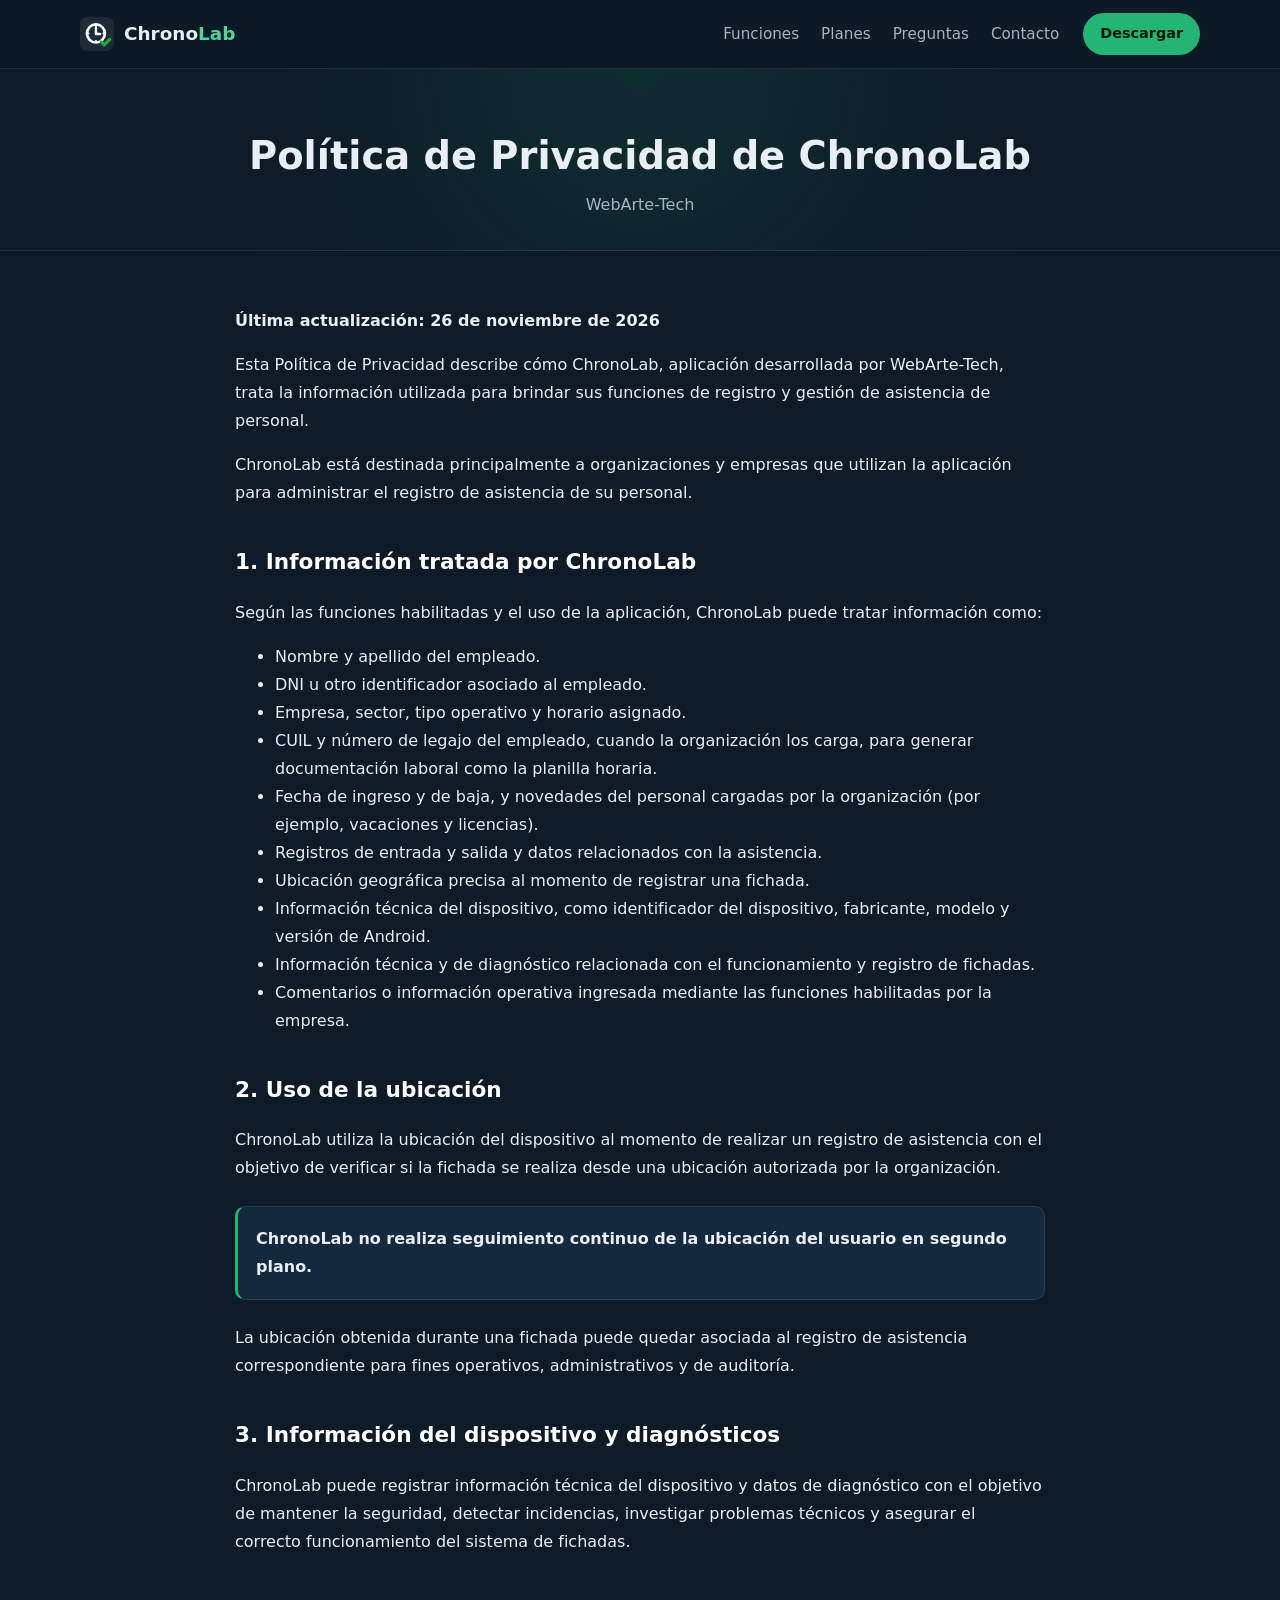
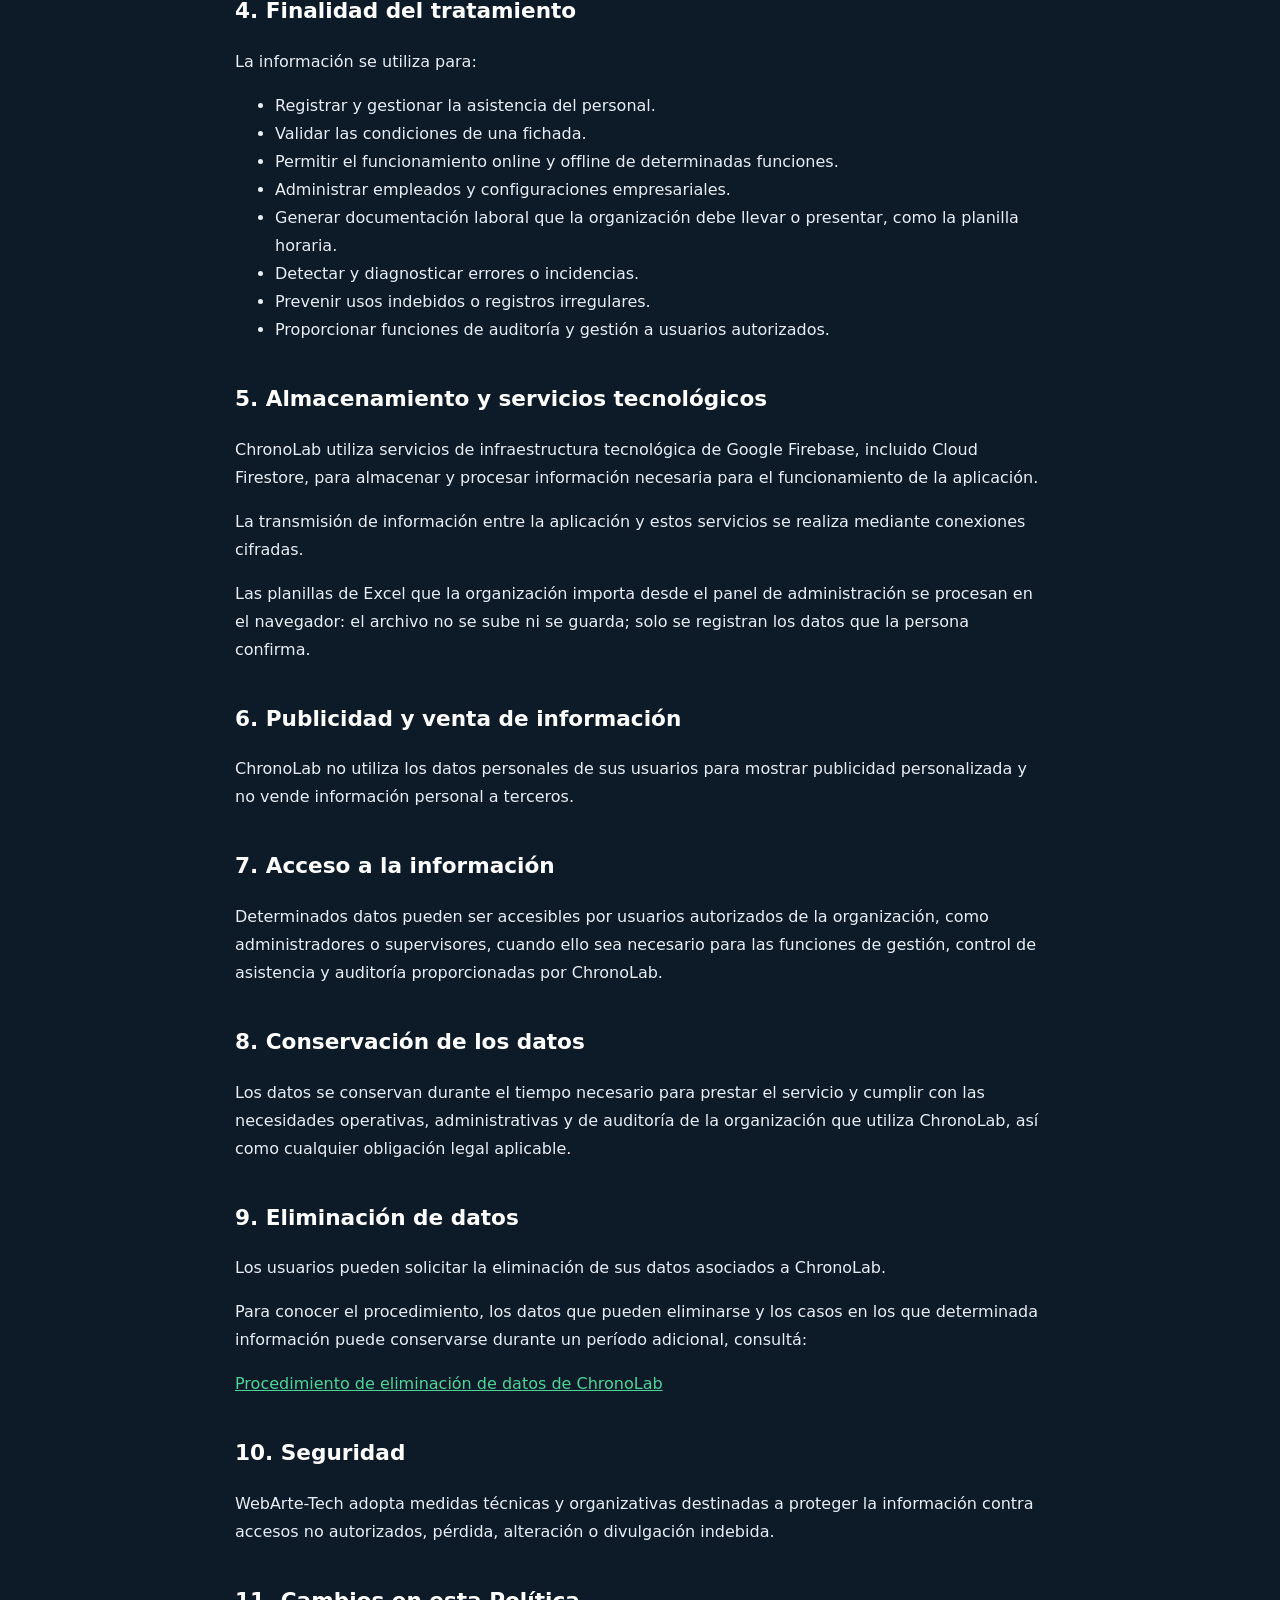
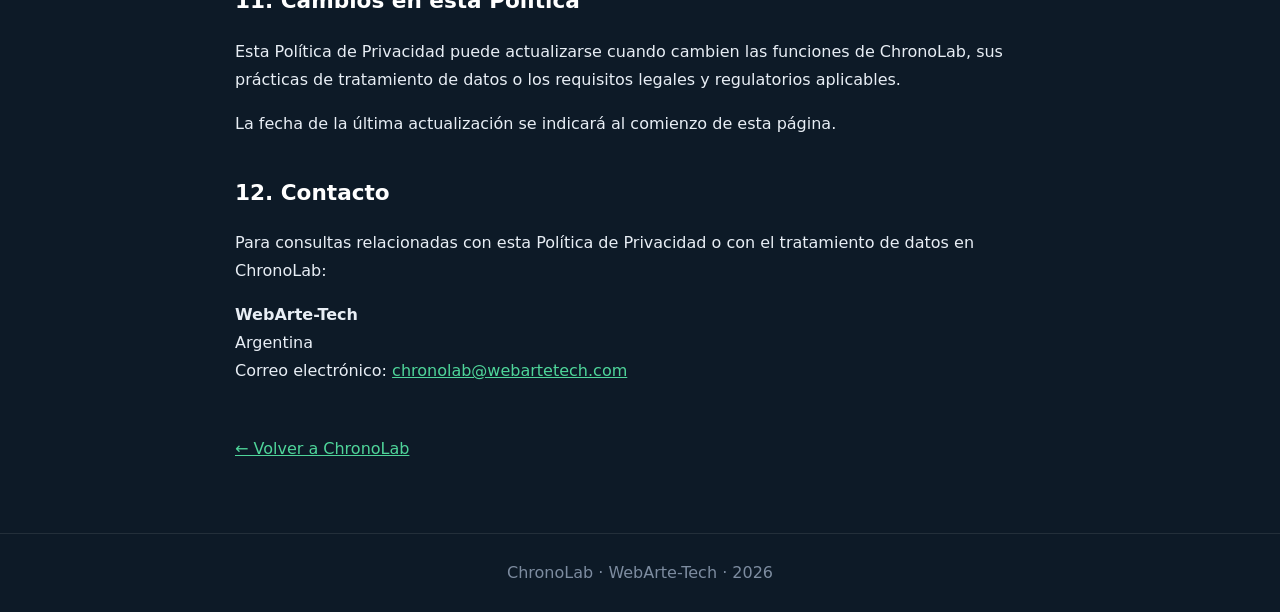
<file: privacidad.html>
<!DOCTYPE html>
<html lang="es">
<head>
  <meta charset="UTF-8">
  <meta name="viewport" content="width=device-width, initial-scale=1.0">
  <meta name="description" content="Política de Privacidad de ChronoLab, desarrollado por WebArte-Tech.">
  <title>Política de Privacidad | ChronoLab</title>
  <link rel="icon" type="image/svg+xml" href="logo.svg">
  <link rel="stylesheet" href="estilos.css">
</head>

<body class="legal">

<header class="barra">
  <div class="contenedor">
    <a class="marca" href="./" aria-label="ChronoLab, inicio">
      <img src="logo.svg" alt="">
      <span>Chrono<b>Lab</b></span>
    </a>
    <nav class="menu" aria-label="Secciones">
      <a href="./#funciones">Funciones</a>
      <a href="planes.html">Planes</a>
      <a href="./#preguntas">Preguntas</a>
      <a href="./#contacto">Contacto</a>
    </nav>
    <a class="boton boton-primario boton-chico" href="https://play.google.com/store/apps/details?id=com.chronolab.app" target="_blank" rel="noopener">Descargar</a>
  </div>
</header>

<header>
  <h1>Política de Privacidad de ChronoLab</h1>
  <p>WebArte-Tech</p>
</header>

<main>

  <p><strong>Última actualización: 26 de noviembre de 2026</strong></p>

  <p>
    Esta Política de Privacidad describe cómo ChronoLab, aplicación
    desarrollada por WebArte-Tech, trata la información utilizada para
    brindar sus funciones de registro y gestión de asistencia de personal.
  </p>

  <p>
    ChronoLab está destinada principalmente a organizaciones y empresas
    que utilizan la aplicación para administrar el registro de asistencia
    de su personal.
  </p>

  <h2>1. Información tratada por ChronoLab</h2>

  <p>
    Según las funciones habilitadas y el uso de la aplicación, ChronoLab
    puede tratar información como:
  </p>

  <ul>
    <li>Nombre y apellido del empleado.</li>
    <li>DNI u otro identificador asociado al empleado.</li>
    <li>Empresa, sector, tipo operativo y horario asignado.</li>
    <li>CUIL y número de legajo del empleado, cuando la organización los carga, para generar documentación laboral como la planilla horaria.</li>
    <li>Fecha de ingreso y de baja, y novedades del personal cargadas por la organización (por ejemplo, vacaciones y licencias).</li>
    <li>Registros de entrada y salida y datos relacionados con la asistencia.</li>
    <li>Ubicación geográfica precisa al momento de registrar una fichada.</li>
    <li>Información técnica del dispositivo, como identificador del dispositivo, fabricante, modelo y versión de Android.</li>
    <li>Información técnica y de diagnóstico relacionada con el funcionamiento y registro de fichadas.</li>
    <li>Comentarios o información operativa ingresada mediante las funciones habilitadas por la empresa.</li>
  </ul>

  <h2>2. Uso de la ubicación</h2>

  <p>
    ChronoLab utiliza la ubicación del dispositivo al momento de realizar
    un registro de asistencia con el objetivo de verificar si la fichada
    se realiza desde una ubicación autorizada por la organización.
  </p>

  <div class="notice">
    <strong>ChronoLab no realiza seguimiento continuo de la ubicación del usuario en segundo plano.</strong>
  </div>

  <p>
    La ubicación obtenida durante una fichada puede quedar asociada al
    registro de asistencia correspondiente para fines operativos,
    administrativos y de auditoría.
  </p>

  <h2>3. Información del dispositivo y diagnósticos</h2>

  <p>
    ChronoLab puede registrar información técnica del dispositivo y datos
    de diagnóstico con el objetivo de mantener la seguridad, detectar
    incidencias, investigar problemas técnicos y asegurar el correcto
    funcionamiento del sistema de fichadas.
  </p>

  <h2>4. Finalidad del tratamiento</h2>

  <p>La información se utiliza para:</p>

  <ul>
    <li>Registrar y gestionar la asistencia del personal.</li>
    <li>Validar las condiciones de una fichada.</li>
    <li>Permitir el funcionamiento online y offline de determinadas funciones.</li>
    <li>Administrar empleados y configuraciones empresariales.</li>
    <li>Generar documentación laboral que la organización debe llevar o presentar, como la planilla horaria.</li>
    <li>Detectar y diagnosticar errores o incidencias.</li>
    <li>Prevenir usos indebidos o registros irregulares.</li>
    <li>Proporcionar funciones de auditoría y gestión a usuarios autorizados.</li>
  </ul>

  <h2>5. Almacenamiento y servicios tecnológicos</h2>

  <p>
    ChronoLab utiliza servicios de infraestructura tecnológica de Google
    Firebase, incluido Cloud Firestore, para almacenar y procesar
    información necesaria para el funcionamiento de la aplicación.
  </p>

  <p>
    La transmisión de información entre la aplicación y estos servicios
    se realiza mediante conexiones cifradas.
  </p>

  <p>
    Las planillas de Excel que la organización importa desde el panel de
    administración se procesan en el navegador: el archivo no se sube ni se
    guarda; solo se registran los datos que la persona confirma.
  </p>

  <h2>6. Publicidad y venta de información</h2>

  <p>
    ChronoLab no utiliza los datos personales de sus usuarios para mostrar
    publicidad personalizada y no vende información personal a terceros.
  </p>

  <h2>7. Acceso a la información</h2>

  <p>
    Determinados datos pueden ser accesibles por usuarios autorizados de
    la organización, como administradores o supervisores, cuando ello sea
    necesario para las funciones de gestión, control de asistencia y
    auditoría proporcionadas por ChronoLab.
  </p>

  <h2>8. Conservación de los datos</h2>

  <p>
    Los datos se conservan durante el tiempo necesario para prestar el
    servicio y cumplir con las necesidades operativas, administrativas
    y de auditoría de la organización que utiliza ChronoLab, así como
    cualquier obligación legal aplicable.
  </p>

  <h2>9. Eliminación de datos</h2>

  <p>
    Los usuarios pueden solicitar la eliminación de sus datos asociados
    a ChronoLab.
  </p>

  <p>
    Para conocer el procedimiento, los datos que pueden eliminarse y los
    casos en los que determinada información puede conservarse durante
    un período adicional, consultá:
  </p>

  <p>
    <a href="eliminacion-datos.html">
      Procedimiento de eliminación de datos de ChronoLab
    </a>
  </p>

  <h2>10. Seguridad</h2>

  <p>
    WebArte-Tech adopta medidas técnicas y organizativas destinadas a
    proteger la información contra accesos no autorizados, pérdida,
    alteración o divulgación indebida.
  </p>

  <h2>11. Cambios en esta Política</h2>

  <p>
    Esta Política de Privacidad puede actualizarse cuando cambien las
    funciones de ChronoLab, sus prácticas de tratamiento de datos o los
    requisitos legales y regulatorios aplicables.
  </p>

  <p>
    La fecha de la última actualización se indicará al comienzo de esta
    página.
  </p>

  <h2>12. Contacto</h2>

  <p>
    Para consultas relacionadas con esta Política de Privacidad o con el
    tratamiento de datos en ChronoLab:
  </p>

  <p>
    <strong>WebArte-Tech</strong><br>
    Argentina<br>
    Correo electrónico:
    <a href="mailto:chronolab@webartetech.com">chronolab@webartetech.com</a>
  </p>

  <a class="back" href="index.html">← Volver a ChronoLab</a>

</main>

<footer>
  ChronoLab · WebArte-Tech · 2026
</footer>

</body>
</html>
</file>
<file: estilos.css>
/* ChronoLab · WebArte-Tech — estilos compartidos del sitio */
:root {
  --fondo: #0d1a27;
  --fondo-2: #11273b;
  --tarjeta: #15293d;
  --borde: rgba(255, 255, 255, 0.09);
  --texto: #e8eef5;
  --suave: #a5b3c3;
  --tenue: #7d8ca0;
  --verde: #22b573;
  --verde-claro: #4fd59a;
  --verde-oscuro: #178a56;
  --radio: 16px;
  --ancho: 1120px;
}

* { box-sizing: border-box; }

html { scroll-behavior: smooth; }

body {
  margin: 0;
  font-family: "Segoe UI", system-ui, -apple-system, Roboto, Arial, sans-serif;
  background: var(--fondo);
  color: var(--texto);
  line-height: 1.6;
  -webkit-font-smoothing: antialiased;
}

a { color: var(--verde-claro); }
img { max-width: 100%; height: auto; display: block; }

.contenedor { width: min(var(--ancho), 100% - 40px); margin-inline: auto; }

/* ---------- Barra superior ---------- */
.barra {
  position: sticky;
  top: 0;
  z-index: 10;
  background: rgba(13, 26, 39, 0.88);
  backdrop-filter: blur(10px);
  border-bottom: 1px solid var(--borde);
}
.barra .contenedor {
  display: flex;
  align-items: center;
  gap: 24px;
  min-height: 68px;
}
.marca {
  display: flex;
  align-items: center;
  gap: 10px;
  color: var(--texto);
  text-decoration: none;
  font-weight: 700;
  font-size: 1.15rem;
}
.marca img { width: 34px; height: 34px; }
.marca span b { color: var(--verde-claro); font-weight: 700; }
.menu {
  display: flex;
  gap: 22px;
  margin-left: auto;
  font-size: 0.95rem;
}
.menu a { color: var(--suave); text-decoration: none; }
.menu a:hover { color: var(--texto); }

/* ---------- Botones ---------- */
.boton {
  display: inline-flex;
  align-items: center;
  justify-content: center;
  gap: 8px;
  padding: 12px 22px;
  border-radius: 999px;
  font-weight: 600;
  text-decoration: none;
  border: 1px solid transparent;
  transition: background 0.2s, border-color 0.2s, transform 0.2s;
}
.boton:hover { transform: translateY(-1px); }
.boton-primario { background: var(--verde); color: #04140c; }
.boton-primario:hover { background: var(--verde-claro); }
.boton-secundario { border-color: var(--borde); color: var(--texto); background: rgba(255, 255, 255, 0.03); }
.boton-secundario:hover { border-color: rgba(79, 213, 154, 0.5); }
.boton-chico { padding: 8px 16px; font-size: 0.9rem; }
.boton svg { width: 18px; height: 18px; }

/* ---------- Portada ---------- */
.portada {
  padding: 72px 0 56px;
  background:
    radial-gradient(circle at 85% 10%, rgba(34, 181, 115, 0.14), transparent 40%),
    radial-gradient(circle at 5% 90%, rgba(34, 140, 200, 0.10), transparent 35%),
    var(--fondo);
}
.etiqueta {
  display: inline-block;
  color: var(--verde-claro);
  font-size: 0.8rem;
  font-weight: 700;
  letter-spacing: 0.16em;
  text-transform: uppercase;
}
.portada h1 {
  margin: 14px 0 0;
  font-size: clamp(2.2rem, 5vw, 3.6rem);
  line-height: 1.08;
  letter-spacing: -0.03em;
  max-width: 820px;
}
.portada h1 span { color: var(--verde-claro); }
.portada .bajada {
  max-width: 640px;
  margin: 20px 0 0;
  color: var(--suave);
  font-size: 1.12rem;
}
.acciones { display: flex; flex-wrap: wrap; gap: 12px; margin-top: 30px; }
.portada-imagen {
  margin-top: 48px;
  border-radius: 22px;
  overflow: hidden;
  border: 1px solid var(--borde);
  box-shadow: 0 30px 80px rgba(0, 0, 0, 0.35);
}

/* ---------- Franja de puntos fuertes ---------- */
.franja {
  display: grid;
  grid-template-columns: repeat(4, 1fr);
  gap: 1px;
  margin-top: 40px;
  background: var(--borde);
  border: 1px solid var(--borde);
  border-radius: var(--radio);
  overflow: hidden;
}
.franja div { background: var(--fondo-2); padding: 20px; }
.franja strong { display: block; color: var(--verde-claro); font-size: 0.85rem; letter-spacing: 0.08em; }
.franja span { color: var(--suave); font-size: 0.95rem; }

/* ---------- Secciones ---------- */
.seccion { padding: 84px 0; }
.seccion-alterna { background: var(--fondo-2); }
.seccion-titulo { max-width: 720px; margin-bottom: 40px; }
.seccion-titulo h2 {
  margin: 10px 0 0;
  font-size: clamp(1.8rem, 3.4vw, 2.5rem);
  line-height: 1.15;
  letter-spacing: -0.02em;
}
.seccion-titulo p { color: var(--suave); margin: 14px 0 0; font-size: 1.05rem; }

.rejilla { display: grid; grid-template-columns: repeat(3, 1fr); gap: 18px; }
.rejilla-2 { grid-template-columns: repeat(2, 1fr); }

.tarjeta {
  background: var(--tarjeta);
  border: 1px solid var(--borde);
  border-radius: var(--radio);
  padding: 24px;
}
.seccion-alterna .tarjeta { background: var(--fondo); }
.tarjeta h3 { margin: 14px 0 6px; font-size: 1.1rem; }
.tarjeta p { margin: 0; color: var(--suave); font-size: 0.97rem; }
.icono {
  width: 44px;
  height: 44px;
  display: grid;
  place-items: center;
  border-radius: 12px;
  background: rgba(34, 181, 115, 0.12);
  color: var(--verde-claro);
}
.icono svg { width: 24px; height: 24px; }

.subtitulo-grupo {
  display: flex;
  align-items: center;
  gap: 12px;
  margin: 46px 0 18px;
  font-size: 1.25rem;
}
.subtitulo-grupo:first-of-type { margin-top: 0; }
.subtitulo-grupo small {
  font-size: 0.75rem;
  font-weight: 700;
  letter-spacing: 0.1em;
  color: var(--verde-claro);
  border: 1px solid rgba(79, 213, 154, 0.35);
  border-radius: 999px;
  padding: 3px 10px;
}

/* ---------- Video ---------- */
.video { display: grid; grid-template-columns: 1fr auto; gap: 48px; align-items: center; }
.video .seccion-titulo { margin-bottom: 0; }
.video-marco {
  width: 300px;
  aspect-ratio: 9 / 16;
  border-radius: 24px;
  overflow: hidden;
  border: 1px solid var(--borde);
  box-shadow: 0 30px 80px rgba(0, 0, 0, 0.35);
  background: #000;
}
.video-marco iframe { width: 100%; height: 100%; border: 0; display: block; }

/* ---------- Planes ---------- */
.planes { display: grid; grid-template-columns: repeat(3, 1fr); gap: 18px; align-items: stretch; }
.plan {
  display: flex;
  flex-direction: column;
  background: var(--tarjeta);
  border: 1px solid var(--borde);
  border-radius: 20px;
  padding: 28px;
}
.plan-destacado { border-color: rgba(79, 213, 154, 0.55); box-shadow: 0 0 0 1px rgba(79, 213, 154, 0.25) inset; }
.plan .tipo { color: var(--verde-claro); font-size: 0.8rem; font-weight: 700; letter-spacing: 0.1em; text-transform: uppercase; }
.plan h3 { margin: 6px 0 0; font-size: 1.5rem; }
.precio { margin: 16px 0 0; font-size: 2.2rem; font-weight: 800; letter-spacing: -0.02em; }
.precio small { font-size: 1rem; font-weight: 500; color: var(--suave); }
.anual { margin: 4px 0 0; color: var(--suave); font-size: 0.92rem; }
.anual b { color: var(--verde-claro); }
.plan .para { color: var(--suave); margin: 16px 0 0; font-size: 0.97rem; }
.lista { list-style: none; padding: 0; margin: 20px 0 24px; display: grid; gap: 9px; font-size: 0.95rem; }
.lista li { display: flex; gap: 10px; align-items: flex-start; }
.lista li::before {
  content: "";
  flex: none;
  width: 18px;
  height: 18px;
  margin-top: 3px;
  border-radius: 50%;
  background: rgba(34, 181, 115, 0.18) url("data:image/svg+xml,%3Csvg xmlns='http://www.w3.org/2000/svg' viewBox='0 0 24 24' fill='none' stroke='%234fd59a' stroke-width='3' stroke-linecap='round' stroke-linejoin='round'%3E%3Cpath d='M6 12.5l4 4 8-9'/%3E%3C/svg%3E") center / 12px no-repeat;
}
.plan .boton { margin-top: auto; }

.etapas { display: grid; grid-template-columns: repeat(3, 1fr); gap: 12px; margin: 18px 0 0; }
.etapa { border: 1px dashed rgba(79, 213, 154, 0.35); border-radius: 12px; padding: 14px; }
.etapa b { display: block; color: var(--verde-claro); font-size: 0.85rem; }
.etapa span { color: var(--suave); font-size: 0.9rem; }

.nota { color: var(--tenue); font-size: 0.9rem; margin-top: 26px; }

/* ---------- Preguntas frecuentes ---------- */
.preguntas { display: grid; gap: 12px; max-width: 860px; }
.preguntas details {
  background: var(--tarjeta);
  border: 1px solid var(--borde);
  border-radius: 14px;
  padding: 4px 20px;
}
.preguntas summary {
  cursor: pointer;
  list-style: none;
  padding: 16px 0;
  font-weight: 600;
  display: flex;
  justify-content: space-between;
  gap: 16px;
}
.preguntas summary::-webkit-details-marker { display: none; }
.preguntas summary::after { content: "+"; color: var(--verde-claro); font-size: 1.3rem; line-height: 1; }
.preguntas details[open] summary::after { content: "−"; }
.preguntas details p { margin: 0 0 18px; color: var(--suave); }

/* ---------- Contacto ---------- */
.contacto {
  display: grid;
  grid-template-columns: 1.2fr 1fr;
  gap: 32px;
  align-items: center;
  background: linear-gradient(135deg, rgba(34, 181, 115, 0.16), rgba(17, 39, 59, 0.6));
  border: 1px solid rgba(79, 213, 154, 0.3);
  border-radius: 24px;
  padding: 40px;
}
.contacto h2 { margin: 0; font-size: clamp(1.6rem, 3vw, 2.2rem); line-height: 1.2; }
.contacto p { color: var(--suave); }
.canales { display: grid; gap: 12px; }
.canal {
  display: flex;
  align-items: center;
  gap: 14px;
  padding: 16px 18px;
  border-radius: 14px;
  background: rgba(13, 26, 39, 0.7);
  border: 1px solid var(--borde);
  color: var(--texto);
  text-decoration: none;
}
.canal:hover { border-color: rgba(79, 213, 154, 0.5); }
.canal svg { width: 22px; height: 22px; color: var(--verde-claro); flex: none; }
.canal small { display: block; color: var(--tenue); font-size: 0.78rem; letter-spacing: 0.08em; text-transform: uppercase; }

/* ---------- Pie ---------- */
.pie { border-top: 1px solid var(--borde); padding: 34px 0; color: var(--tenue); font-size: 0.9rem; }
.pie .contenedor { display: flex; flex-wrap: wrap; gap: 14px 28px; align-items: center; justify-content: space-between; }
.pie nav { display: flex; flex-wrap: wrap; gap: 18px; }
.pie a { color: var(--suave); text-decoration: none; }
.pie a:hover { color: var(--texto); }

/* ---------- Páginas legales (privacidad, eliminación de datos) ---------- */
.legal > header:not(.barra) {
  padding: 56px 20px 32px;
  text-align: center;
  border-bottom: 1px solid var(--borde);
  background: radial-gradient(circle at 50% 0%, rgba(34, 181, 115, 0.12), transparent 60%);
}
.legal > header:not(.barra) h1 { margin: 0 0 6px; font-size: clamp(1.8rem, 4vw, 2.4rem); }
.legal > header:not(.barra) p { color: var(--suave); margin: 0; }
.legal main { max-width: 850px; margin: auto; padding: 40px 20px 70px; line-height: 1.75; }
.legal main h2 { margin-top: 36px; color: #fff; font-size: 1.35rem; }
.legal .notice {
  background: var(--tarjeta);
  border: 1px solid var(--borde);
  border-left: 3px solid var(--verde);
  border-radius: 10px;
  padding: 18px;
  margin: 24px 0;
}
.legal .button {
  display: inline-block;
  background: var(--verde);
  color: #04140c;
  padding: 12px 20px;
  border-radius: 999px;
  font-weight: 600;
  text-decoration: none;
}
.legal .back { display: inline-block; margin-top: 34px; }
.legal footer { border-top: 1px solid var(--borde); text-align: center; padding: 26px; color: var(--tenue); }

/* ---------- Pantallas chicas ---------- */
@media (max-width: 900px) {
  .rejilla, .planes, .etapas { grid-template-columns: 1fr; }
  .rejilla-2 { grid-template-columns: 1fr; }
  .franja { grid-template-columns: repeat(2, 1fr); }
  .contacto { grid-template-columns: 1fr; padding: 28px; }
  .video { grid-template-columns: 1fr; justify-items: center; }
  .menu { display: none; }
  .barra .boton { margin-left: auto; }
}
@media (max-width: 520px) {
  .franja { grid-template-columns: 1fr; }
  .seccion { padding: 64px 0; }
}
</file>
